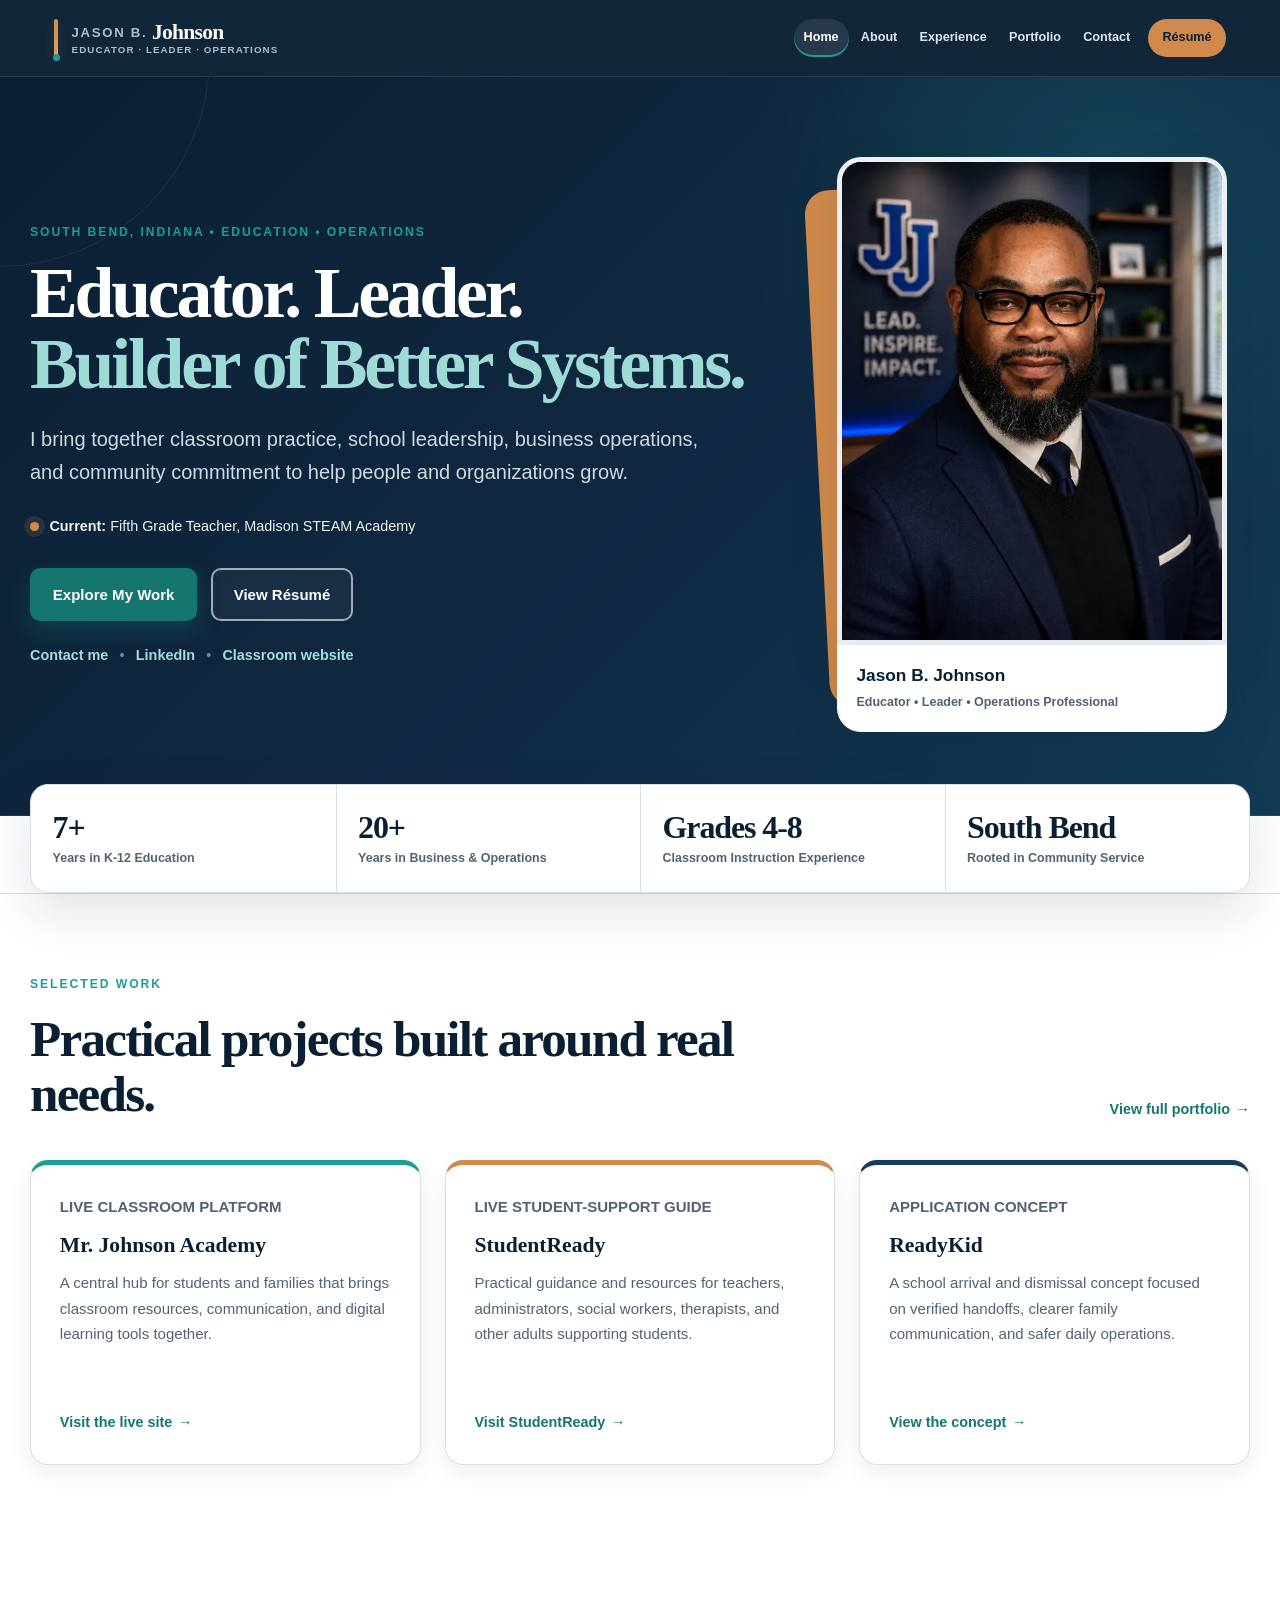
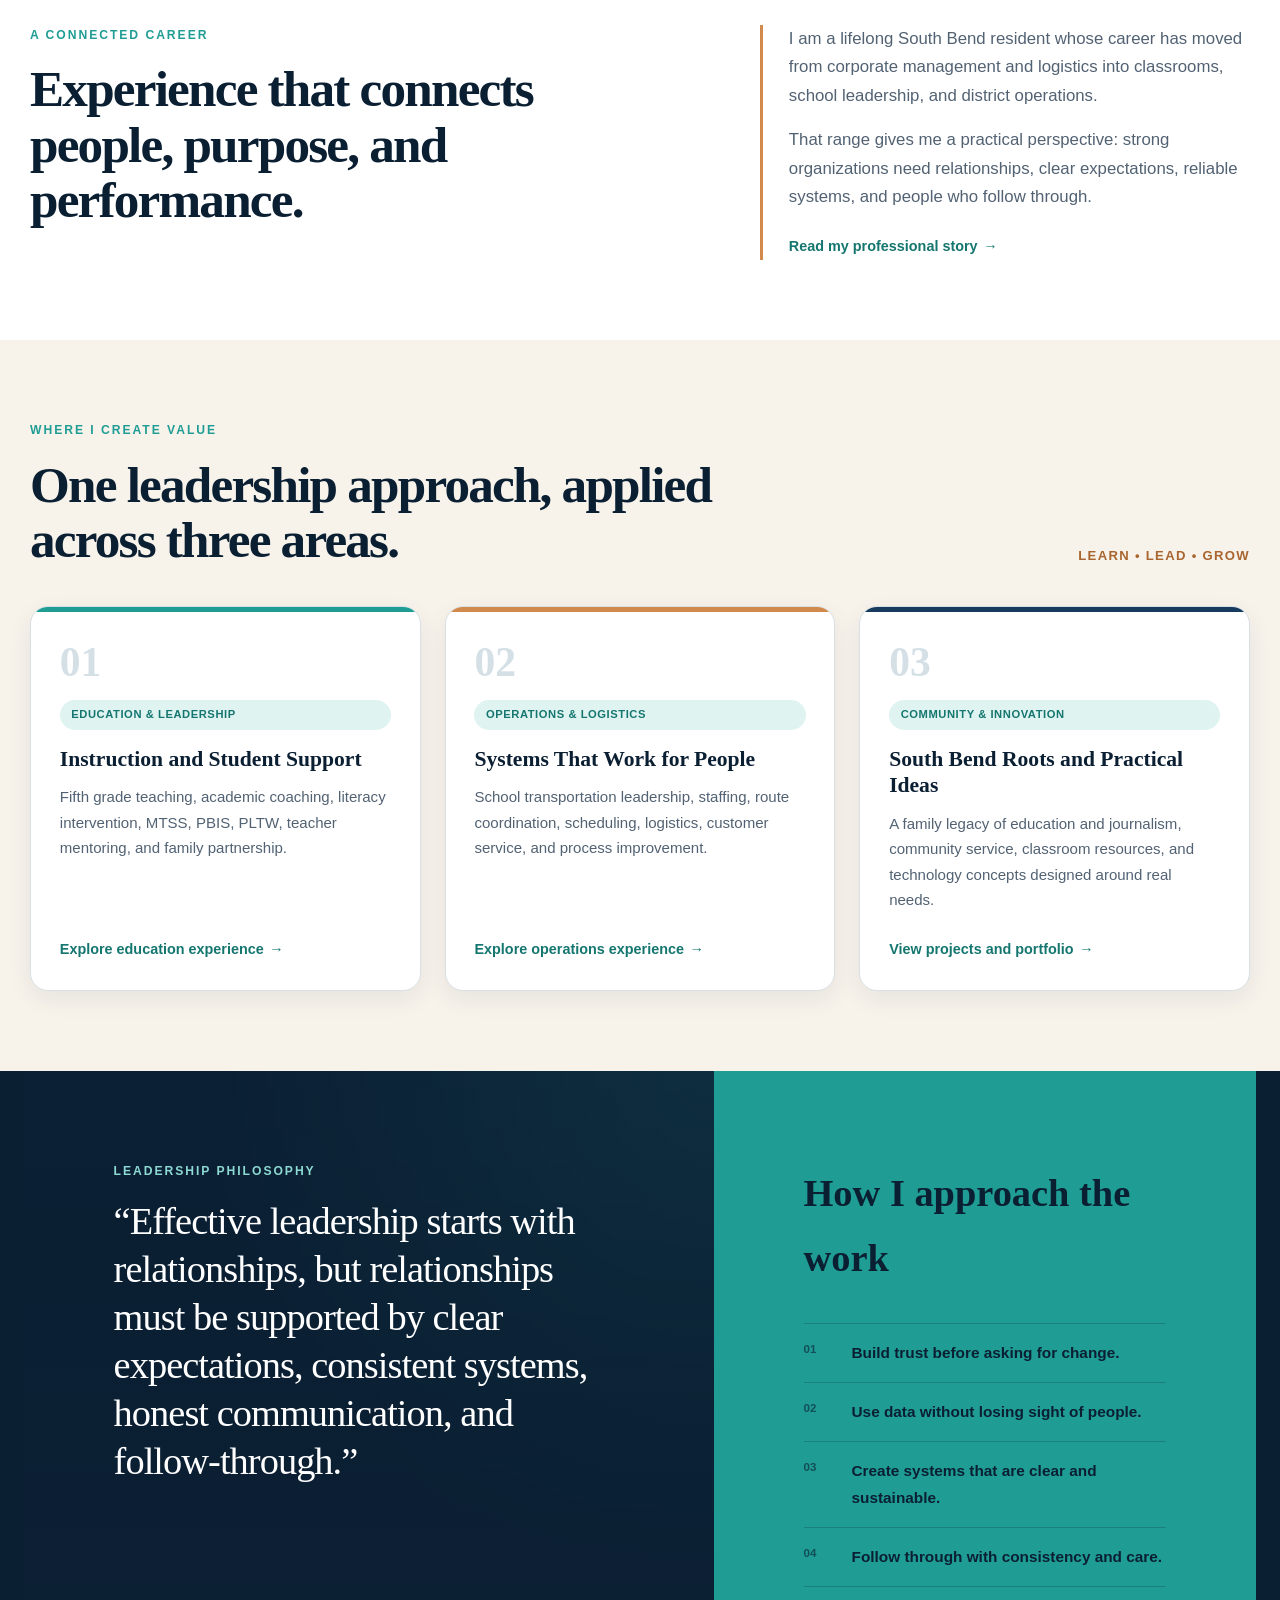
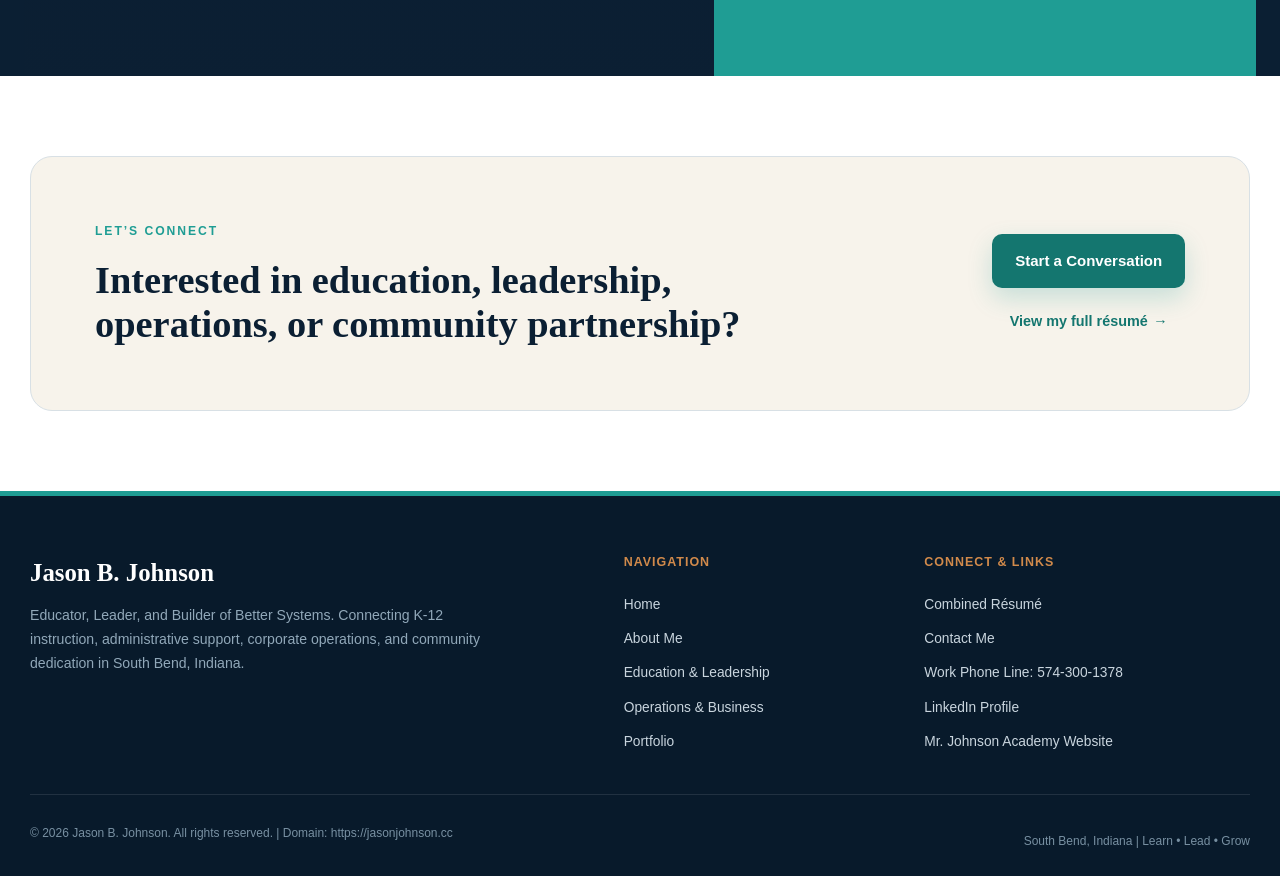
<file: index.html>
<!DOCTYPE html>
<html lang="en">
<head>
  <meta charset="UTF-8">
  <meta name="viewport" content="width=device-width, initial-scale=1.0">
  <title>Jason B. Johnson | Educator, Leader &amp; Operations</title>
  <meta name="description" content="Jason B. Johnson connects K-12 education, school leadership, business operations, and community service in South Bend, Indiana.">
  <meta name="robots" content="index,follow,max-image-preview:large,max-snippet:-1,max-video-preview:-1">
  <meta name="author" content="Jason B. Johnson">
  <link rel="canonical" href="https://jasonjohnson.cc/">
  <link rel="icon" href="assets/images/favicon.svg" type="image/svg+xml">
  <link rel="stylesheet" href="assets/css/styles.css?v=20260913">

  <!-- Open Graph -->
  <meta property="og:title" content="Jason B. Johnson | Educator &amp; Operations Leader">
  <meta property="og:description" content="Connecting classroom practice, school leadership, corporate operations, and community commitment.">
  <meta property="og:url" content="https://jasonjohnson.cc/">
  <meta property="og:type" content="website">
  <meta property="og:site_name" content="Jason B. Johnson">
  <meta property="og:locale" content="en_US">
  <meta property="og:image" content="https://jasonjohnson.cc/assets/images/jason-johnson-social-card.png">
  <meta property="og:image:width" content="1200">
  <meta property="og:image:height" content="630">
  <meta property="og:image:alt" content="Jason B. Johnson, educator, leader, and operations professional">
  <meta name="twitter:card" content="summary_large_image">
  <meta name="twitter:title" content="Jason B. Johnson | Educator &amp; Operations Leader">
  <meta name="twitter:description" content="Connecting classroom practice, school leadership, corporate operations, and community commitment.">
  <meta name="twitter:image" content="https://jasonjohnson.cc/assets/images/jason-johnson-social-card.png">

  <!-- Structured Data -->
  <script type="application/ld+json">
  {
    "@context": "https://schema.org",
    "@type": "Person",
    "name": "Jason B. Johnson",
    "url": "https://jasonjohnson.cc/",
    "image": "https://jasonjohnson.cc/assets/images/jason-johnson-headshot.jpg",
    "jobTitle": "Fifth Grade Teacher and Operations Leader",
    "worksFor": {
      "@type": "EducationalOrganization",
      "name": "Madison STEAM Academy"
    },
    "address": {
      "@type": "PostalAddress",
      "addressLocality": "South Bend",
      "addressRegion": "IN"
    },
    "email": "mailto:jasonjohnson75@gmail.com",
    "telephone": "+1-574-300-1378",
    "sameAs": [
      "https://www.linkedin.com/in/jasonjohnson46637",
      "https://www.mrjohnsonacademy.com/"
    ]
  }
  </script>

</head>
<body>

  <a class="skip-link" href="#main-content">Skip to main content</a>

  <header>
    <div class="nav-container">
      <a href="index.html" class="logo-link" aria-label="Jason B. Johnson home">
        <span class="brand-mark" aria-hidden="true"></span>
        <span class="brand-copy"><span class="brand-name"><span class="initial">Jason B.</span>Johnson</span><span class="brand-role">Educator · Leader · Operations</span></span>
      </a>
      <button type="button" class="menu-toggle" aria-label="Open navigation menu" aria-expanded="false" aria-controls="site-navigation">&#9776;</button>
      <nav aria-label="Primary navigation">
      <ul class="nav-menu" id="site-navigation">
        <li><a href="index.html" class="active" aria-current="page">Home</a></li>
        <li><a href="about.html">About</a></li>
        <li><a href="experience.html">Experience</a></li>
        <li><a href="portfolio.html">Portfolio</a></li>
        <li><a href="contact.html">Contact</a></li>
        <li><a href="resume.html" class="nav-cta">Résumé</a></li>
      </ul>
      </nav>
    </div>
  </header>

  <main id="main-content">
    <section class="hero home-hero">
      <div class="hero-container">
        <div class="hero-content">
          <p class="eyebrow">South Bend, Indiana &bull; Education &bull; Operations</p>
          <h1>Educator. Leader.<br><span>Builder of Better Systems.</span></h1>
          <p class="hero-subtitle">I bring together classroom practice, school leadership, business operations, and community commitment to help people and organizations grow.</p>

          <div class="current-role">
            <span class="current-role-dot" aria-hidden="true"></span>
            <span><strong>Current:</strong> Fifth Grade Teacher, Madison STEAM Academy</span>
          </div>

          <div class="hero-btns">
            <a href="portfolio.html" class="btn btn-primary">Explore My Work</a>
            <a href="resume.html" class="btn btn-secondary">View Résumé</a>
          </div>

          <nav class="hero-links" aria-label="Professional links">
            <a href="contact.html">Contact me</a>
            <span aria-hidden="true">&bull;</span>
            <a href="https://www.linkedin.com/in/jasonjohnson46637" target="_blank" rel="noopener">LinkedIn</a>
            <span aria-hidden="true">&bull;</span>
            <a href="https://www.mrjohnsonacademy.com/" target="_blank" rel="noopener">Classroom website</a>
          </nav>
        </div>

        <figure class="profile-card">
          <div class="profile-accent" aria-hidden="true"></div>
          <div class="profile-frame">
            <picture>
              <source type="image/webp" srcset="assets/images/jason-johnson-headshot-560.webp 560w, assets/images/jason-johnson-headshot.webp 1122w" sizes="(max-width: 650px) 300px, 390px">
              <img src="assets/images/jason-johnson-headshot.jpg" alt="Portrait of Jason B. Johnson" width="1122" height="1402" fetchpriority="high">
            </picture>
          </div>
          <figcaption>
            <strong>Jason B. Johnson</strong>
            <span>Educator &bull; Leader &bull; Operations Professional</span>
          </figcaption>
        </figure>
      </div>
    </section>

    <section class="stats-section" aria-label="Professional experience highlights">
      <div class="stats-grid">
        <div class="stat-card">
          <div class="stat-number">7+</div>
          <div class="stat-label">Years in K-12 Education</div>
        </div>
        <div class="stat-card">
          <div class="stat-number">20+</div>
          <div class="stat-label">Years in Business &amp; Operations</div>
        </div>
        <div class="stat-card">
          <div class="stat-number">Grades 4-8</div>
          <div class="stat-label">Classroom Instruction Experience</div>
        </div>
        <div class="stat-card">
          <div class="stat-number">South Bend</div>
          <div class="stat-label">Rooted in Community Service</div>
        </div>
      </div>
    </section>


    <section class="featured-work-section">
      <div class="section-container">
        <p class="section-kicker">Selected work</p>
        <div class="section-heading-row">
          <h2 class="display-title">Practical projects built around real needs.</h2>
          <a href="portfolio.html" class="text-link">View full portfolio <span aria-hidden="true">&rarr;</span></a>
        </div>
        <div class="featured-work-grid">
          <article class="card featured-work-card">
            <p class="project-status">Live classroom platform</p>
            <h3>Mr. Johnson Academy</h3>
            <p>A central hub for students and families that brings classroom resources, communication, and digital learning tools together.</p>
            <a class="card-link" href="https://www.mrjohnsonacademy.com/" target="_blank" rel="noopener">Visit the live site <span aria-hidden="true">&rarr;</span></a>
          </article>
          <article class="card featured-work-card">
            <p class="project-status">Live student-support guide</p>
            <h3>StudentReady</h3>
            <p>Practical guidance and resources for teachers, administrators, social workers, therapists, and other adults supporting students.</p>
            <a class="card-link" href="https://studentready.cc/" target="_blank" rel="noopener">Visit StudentReady <span aria-hidden="true">&rarr;</span></a>
          </article>
          <article class="card featured-work-card">
            <p class="project-status">Application concept</p>
            <h3>ReadyKid</h3>
            <p>A school arrival and dismissal concept focused on verified handoffs, clearer family communication, and safer daily operations.</p>
            <a class="card-link" href="https://readykid.win/" target="_blank" rel="noopener">View the concept <span aria-hidden="true">&rarr;</span></a>
          </article>
        </div>
      </div>
    </section>

    <section class="intro-section">
      <div class="section-container intro-grid">
        <div>
          <p class="section-kicker">A connected career</p>
          <h2 class="display-title">Experience that connects people, purpose, and performance.</h2>
        </div>
        <div class="intro-copy">
          <p>I am a lifelong South Bend resident whose career has moved from corporate management and logistics into classrooms, school leadership, and district operations.</p>
          <p>That range gives me a practical perspective: strong organizations need relationships, clear expectations, reliable systems, and people who follow through.</p>
          <a href="about.html" class="text-link">Read my professional story <span aria-hidden="true">&rarr;</span></a>
        </div>
      </div>
    </section>

    <section class="focus-section">
      <div class="section-container">
        <p class="section-kicker">Where I create value</p>
        <div class="section-heading-row">
          <h2 class="display-title">One leadership approach, applied across three areas.</h2>
          <p>Learn &bull; Lead &bull; Grow</p>
        </div>

        <div class="grid-3 focus-grid">
          <article class="card focus-card">
            <span class="card-number">01</span>
            <span class="card-tag">Education &amp; Leadership</span>
            <h3>Instruction and Student Support</h3>
            <p>Fifth grade teaching, academic coaching, literacy intervention, MTSS, PBIS, PLTW, teacher mentoring, and family partnership.</p>
            <a href="education-leadership.html" class="card-link">Explore education experience <span aria-hidden="true">&rarr;</span></a>
          </article>

          <article class="card focus-card">
            <span class="card-number">02</span>
            <span class="card-tag">Operations &amp; Logistics</span>
            <h3>Systems That Work for People</h3>
            <p>School transportation leadership, staffing, route coordination, scheduling, logistics, customer service, and process improvement.</p>
            <a href="operations-business.html" class="card-link">Explore operations experience <span aria-hidden="true">&rarr;</span></a>
          </article>

          <article class="card focus-card">
            <span class="card-number">03</span>
            <span class="card-tag">Community &amp; Innovation</span>
            <h3>South Bend Roots and Practical Ideas</h3>
            <p>A family legacy of education and journalism, community service, classroom resources, and technology concepts designed around real needs.</p>
            <a href="portfolio.html" class="card-link">View projects and portfolio <span aria-hidden="true">&rarr;</span></a>
          </article>
        </div>
      </div>
    </section>

    <section class="philosophy-section">
      <div class="section-container philosophy-grid">
        <div class="quote-panel">
          <p class="section-kicker light">Leadership philosophy</p>
          <blockquote>“Effective leadership starts with relationships, but relationships must be supported by clear expectations, consistent systems, honest communication, and follow-through.”</blockquote>
        </div>
        <div class="principles-panel">
          <h2>How I approach the work</h2>
          <ul class="principles-list">
            <li><span>01</span><strong>Build trust before asking for change.</strong></li>
            <li><span>02</span><strong>Use data without losing sight of people.</strong></li>
            <li><span>03</span><strong>Create systems that are clear and sustainable.</strong></li>
            <li><span>04</span><strong>Follow through with consistency and care.</strong></li>
          </ul>
        </div>
      </div>
    </section>

    <section class="cta-section">
      <div class="section-container cta-panel">
        <div>
          <p class="section-kicker">Let’s connect</p>
          <h2>Interested in education, leadership, operations, or community partnership?</h2>
        </div>
        <div class="cta-actions">
          <a href="contact.html" class="btn btn-primary">Start a Conversation</a>
          <a href="resume.html" class="text-link">View my full résumé <span aria-hidden="true">&rarr;</span></a>
        </div>
      </div>
    </section>
  </main>

  <footer>
    <div class="footer-container">
      <div class="footer-brand">
        <h2>Jason B. Johnson</h2>
        <p>Educator, Leader, and Builder of Better Systems. Connecting K-12 instruction, administrative support, corporate operations, and community dedication in South Bend, Indiana.</p>
      </div>
      <div class="footer-links">
        <h3>Navigation</h3>
        <ul>
          <li><a href="index.html">Home</a></li>
          <li><a href="about.html">About Me</a></li>
          <li><a href="education-leadership.html">Education &amp; Leadership</a></li>
          <li><a href="operations-business.html">Operations &amp; Business</a></li>
          <li><a href="portfolio.html">Portfolio</a></li>
        </ul>
      </div>
      <div class="footer-links">
        <h3>Connect &amp; Links</h3>
        <ul>
          <li><a href="resume.html">Combined Résumé</a></li>
          <li><a href="contact.html">Contact Me</a></li>
          <li><a href="tel:+15743001378">Work Phone Line: 574-300-1378</a></li>
          <li><a href="https://www.linkedin.com/in/jasonjohnson46637" target="_blank" rel="noopener">LinkedIn Profile</a></li>
          <li><a href="https://www.mrjohnsonacademy.com/" target="_blank" rel="noopener">Mr. Johnson Academy Website</a></li>
        </ul>
      </div>
    </div>
    <div class="footer-bottom">
      <p>&copy; 2026 Jason B. Johnson. All rights reserved. | Domain: https://jasonjohnson.cc</p>
      <p>South Bend, Indiana | Learn &bull; Lead &bull; Grow</p>
    </div>
  </footer>

  <script src="assets/js/main.js?v=20260913"></script>
</body>
</html>
</file>
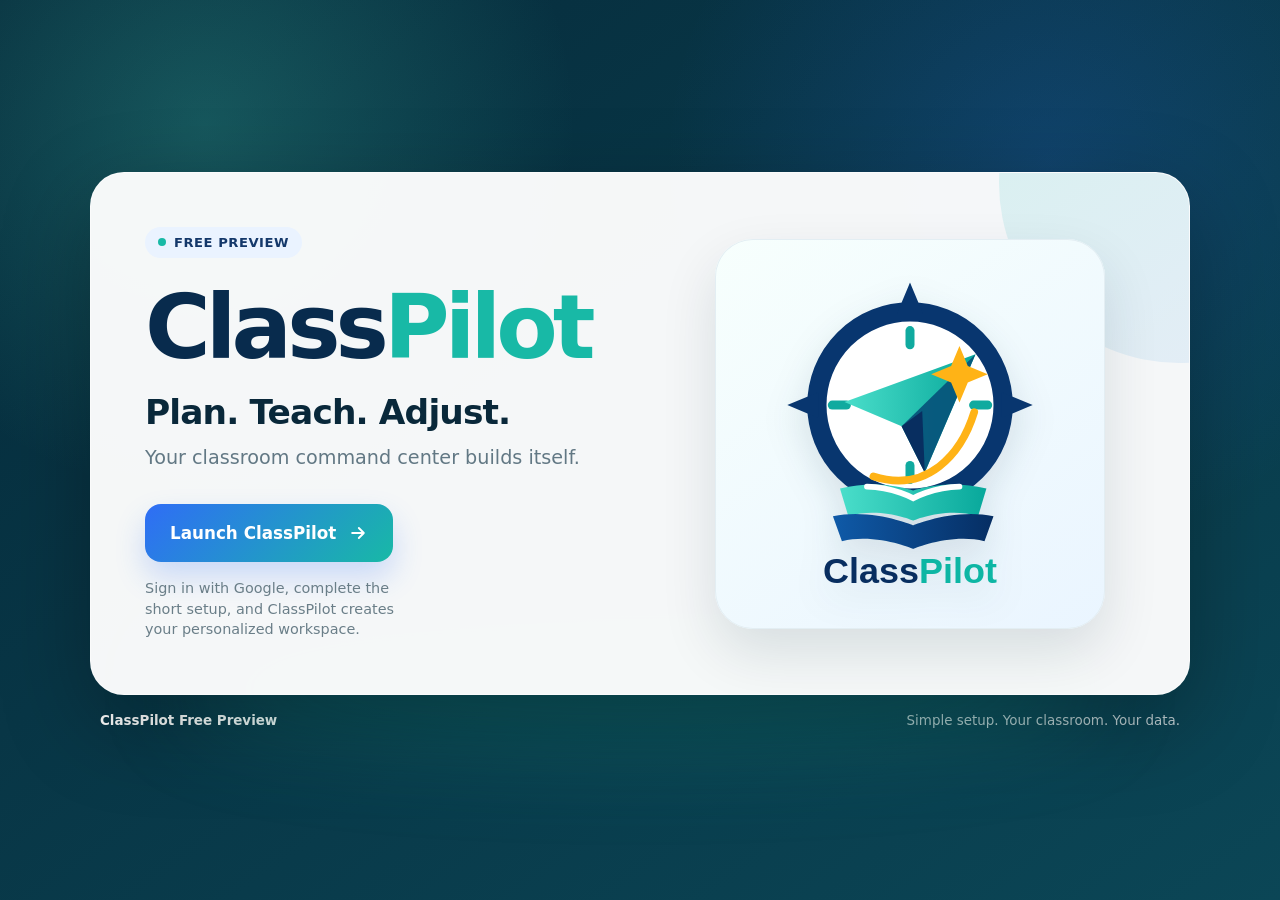
<file: classpilot-free/index.html>
<!doctype html>
<html lang="en">
<head>
  <meta charset="utf-8" />
  <meta name="viewport" content="width=device-width, initial-scale=1" />
  <meta name="theme-color" content="#062b3b" />
  <meta name="description" content="ClassPilot Free Preview. Plan. Teach. Adjust. Your classroom command center builds itself." />
  <link rel="canonical" href="https://classpilot-free.pages.dev/" />
  <title>ClassPilot | Free Preview</title>
  <style>
    :root{--navy:#062b3b;--navy2:#0b4656;--teal:#18b9a6;--teal2:#49d7bb;--blue:#2f6df6;--gold:#ffb51b;--ink:#09283a;--muted:#627884;--white:#fff}
    *{box-sizing:border-box}
    html,body{margin:0;min-height:100%;font-family:Inter,ui-sans-serif,system-ui,-apple-system,BlinkMacSystemFont,"Segoe UI",sans-serif;color:var(--ink)}
    body{min-height:100vh;display:grid;place-items:center;padding:28px;background:radial-gradient(circle at 16% 14%,rgba(73,215,187,.24),transparent 28%),radial-gradient(circle at 82% 18%,rgba(47,109,246,.20),transparent 30%),linear-gradient(145deg,var(--navy),var(--navy2));overflow-x:hidden}
    .shell{width:min(1100px,100%);position:relative}
    .glow{position:absolute;inset:auto 8% -22px 8%;height:120px;background:rgba(24,185,166,.22);filter:blur(45px);border-radius:50%;pointer-events:none}
    .card{position:relative;display:grid;grid-template-columns:minmax(0,1.05fr) minmax(300px,.95fr);gap:42px;align-items:center;padding:54px;border-radius:34px;background:rgba(255,255,255,.96);border:1px solid rgba(255,255,255,.48);box-shadow:0 30px 90px rgba(0,0,0,.28);overflow:hidden}
    .card:after{content:"";position:absolute;width:360px;height:360px;border-radius:50%;right:-170px;top:-170px;background:linear-gradient(145deg,rgba(73,215,187,.18),rgba(47,109,246,.08));pointer-events:none}
    .pill{display:inline-flex;align-items:center;gap:8px;padding:8px 13px;border-radius:999px;background:#eaf3ff;color:#14386a;font-weight:800;font-size:.82rem;letter-spacing:.04em;text-transform:uppercase;margin-bottom:28px}
    .dot{width:8px;height:8px;border-radius:50%;background:var(--teal)}
    h1{font-size:clamp(3rem,7vw,5.6rem);line-height:.92;margin:0;letter-spacing:-.055em;color:#082b4d}
    h1 span{color:var(--teal)}
    .tagline{font-size:clamp(1.5rem,3vw,2.15rem);font-weight:800;margin:24px 0 10px;letter-spacing:-.025em}
    .sub{font-size:clamp(1rem,1.8vw,1.2rem);line-height:1.65;color:var(--muted);max-width:620px;margin:0 0 30px}
    .actions{display:flex;flex-wrap:wrap;align-items:center;gap:16px}
    .launch{appearance:none;border:0;cursor:pointer;text-decoration:none;display:inline-flex;align-items:center;justify-content:center;gap:12px;min-height:58px;padding:0 25px;border-radius:16px;color:#fff;font-size:1.05rem;font-weight:850;background:linear-gradient(135deg,var(--blue),var(--teal));box-shadow:0 15px 30px rgba(47,109,246,.22);transition:transform .18s ease,box-shadow .18s ease}
    .launch:hover{transform:translateY(-2px);box-shadow:0 18px 36px rgba(47,109,246,.30)}
    .launch svg{width:20px;height:20px}
    .micro{font-size:.9rem;color:#6a7e88;line-height:1.45;max-width:280px}
    .visual{display:flex;justify-content:center;align-items:center;position:relative;z-index:1}
    .logo-card{width:min(390px,90%);aspect-ratio:1;display:grid;place-items:center;border-radius:38px;background:linear-gradient(145deg,#f7fffd,#eaf5ff);box-shadow:inset 0 0 0 1px #e3eef3,0 24px 55px rgba(7,43,58,.12);padding:28px}
    .logo-card svg{width:100%;height:100%;filter:drop-shadow(0 14px 18px rgba(7,43,58,.12))}
    .footer{display:flex;justify-content:space-between;gap:16px;color:rgba(255,255,255,.74);font-size:.84rem;padding:18px 10px 0}.footer strong{color:#fff}
    @media(max-width:820px){body{padding:18px}.card{grid-template-columns:1fr;padding:34px 24px;gap:32px}.visual{order:-1}.logo-card{width:min(300px,78vw);padding:20px}.footer{flex-direction:column;text-align:center;align-items:center}.actions{align-items:flex-start;flex-direction:column}.micro{max-width:none}}
  </style>
</head>
<body>
  <main class="shell">
    <div class="glow"></div>
    <section class="card" aria-labelledby="title">
      <div>
        <div class="pill"><span class="dot"></span> Free Preview</div>
        <h1 id="title">Class<span>Pilot</span></h1>
        <div class="tagline">Plan. Teach. Adjust.</div>
        <p class="sub">Your classroom command center builds itself.</p>
        <div class="actions">
          <a class="launch" href="https://script.google.com/macros/s/AKfycbwvNSx-CC_oPTvkyyQWc6aPCeYyOAk_zF0ttnToIla-K5ppFZuexET7oW5zW74nFk6k-g/exec" target="_blank" rel="noopener noreferrer">
            Launch ClassPilot
            <svg viewBox="0 0 24 24" fill="none" aria-hidden="true"><path d="M5 12h14M13 6l6 6-6 6" stroke="currentColor" stroke-width="2.3" stroke-linecap="round" stroke-linejoin="round"/></svg>
          </a>
          <div class="micro">Sign in with Google, complete the short setup, and ClassPilot creates your personalized workspace.</div>
        </div>
      </div>
      <div class="visual">
        <div class="logo-card" aria-label="ClassPilot logo">
          <svg viewBox="0 0 520 520" role="img" aria-labelledby="logoTitle">
            <title id="logoTitle">ClassPilot</title>
            <defs>
              <linearGradient id="gTeal" x1="0" x2="1"><stop stop-color="#4adeca"/><stop offset="1" stop-color="#08a89b"/></linearGradient>
              <linearGradient id="gBlue" x1="0" x2="1"><stop stop-color="#0f5aa8"/><stop offset="1" stop-color="#062e63"/></linearGradient>
            </defs>
            <circle cx="260" cy="215" r="145" fill="#fff" stroke="#08366f" stroke-width="30"/>
            <path d="M260 24l20 48h-40zM451 215l-48 20v-40zM69 215l48-20v40z" fill="#08366f"/>
            <rect x="253" y="92" width="14" height="36" rx="7" fill="#10aa9f"/>
            <rect x="253" y="302" width="14" height="36" rx="7" fill="#10aa9f"/>
            <rect x="132" y="208" width="36" height="14" rx="7" fill="#10aa9f"/>
            <rect x="352" y="208" width="36" height="14" rx="7" fill="#10aa9f"/>
            <path d="M158 210l204-74-79 184-36-72-89-38z" fill="url(#gTeal)"/>
            <path d="M247 248l115-112-79 184z" fill="#07567c" opacity=".95"/>
            <path d="M247 248l36 72-4-96z" fill="#082e60"/>
            <path d="M151 345c62-16 114 3 114 3s52-19 114-3l-13 43c-50-15-101 7-101 7s-51-22-101-7z" fill="url(#gTeal)"/>
            <path d="M140 388c60-13 125 14 125 14s65-27 125-14l-14 39c-52-13-111 12-111 12s-59-25-111-12z" fill="url(#gBlue)"/>
            <path d="M193 342c43 1 72 18 72 18s29-17 72-18" fill="none" stroke="#fff" stroke-width="9" stroke-linecap="round"/>
            <path d="M337 123l13 31 31 13-31 13-13 31-13-31-31-13 31-13z" fill="#ffb316"/>
            <path d="M203 326c84 27 137-35 157-100" fill="none" stroke="#ffb316" stroke-width="12" stroke-linecap="round"/>
            <text x="260" y="492" text-anchor="middle" font-family="Inter,Segoe UI,sans-serif" font-size="56" font-weight="800" fill="#082e60">Class<tspan fill="#0db6a4">Pilot</tspan></text>
          </svg>
        </div>
      </div>
    </section>
    <div class="footer"><div><strong>ClassPilot Free Preview</strong></div><div>Simple setup. Your classroom. Your data.</div></div>
  </main>
</body>
</html>
</file>
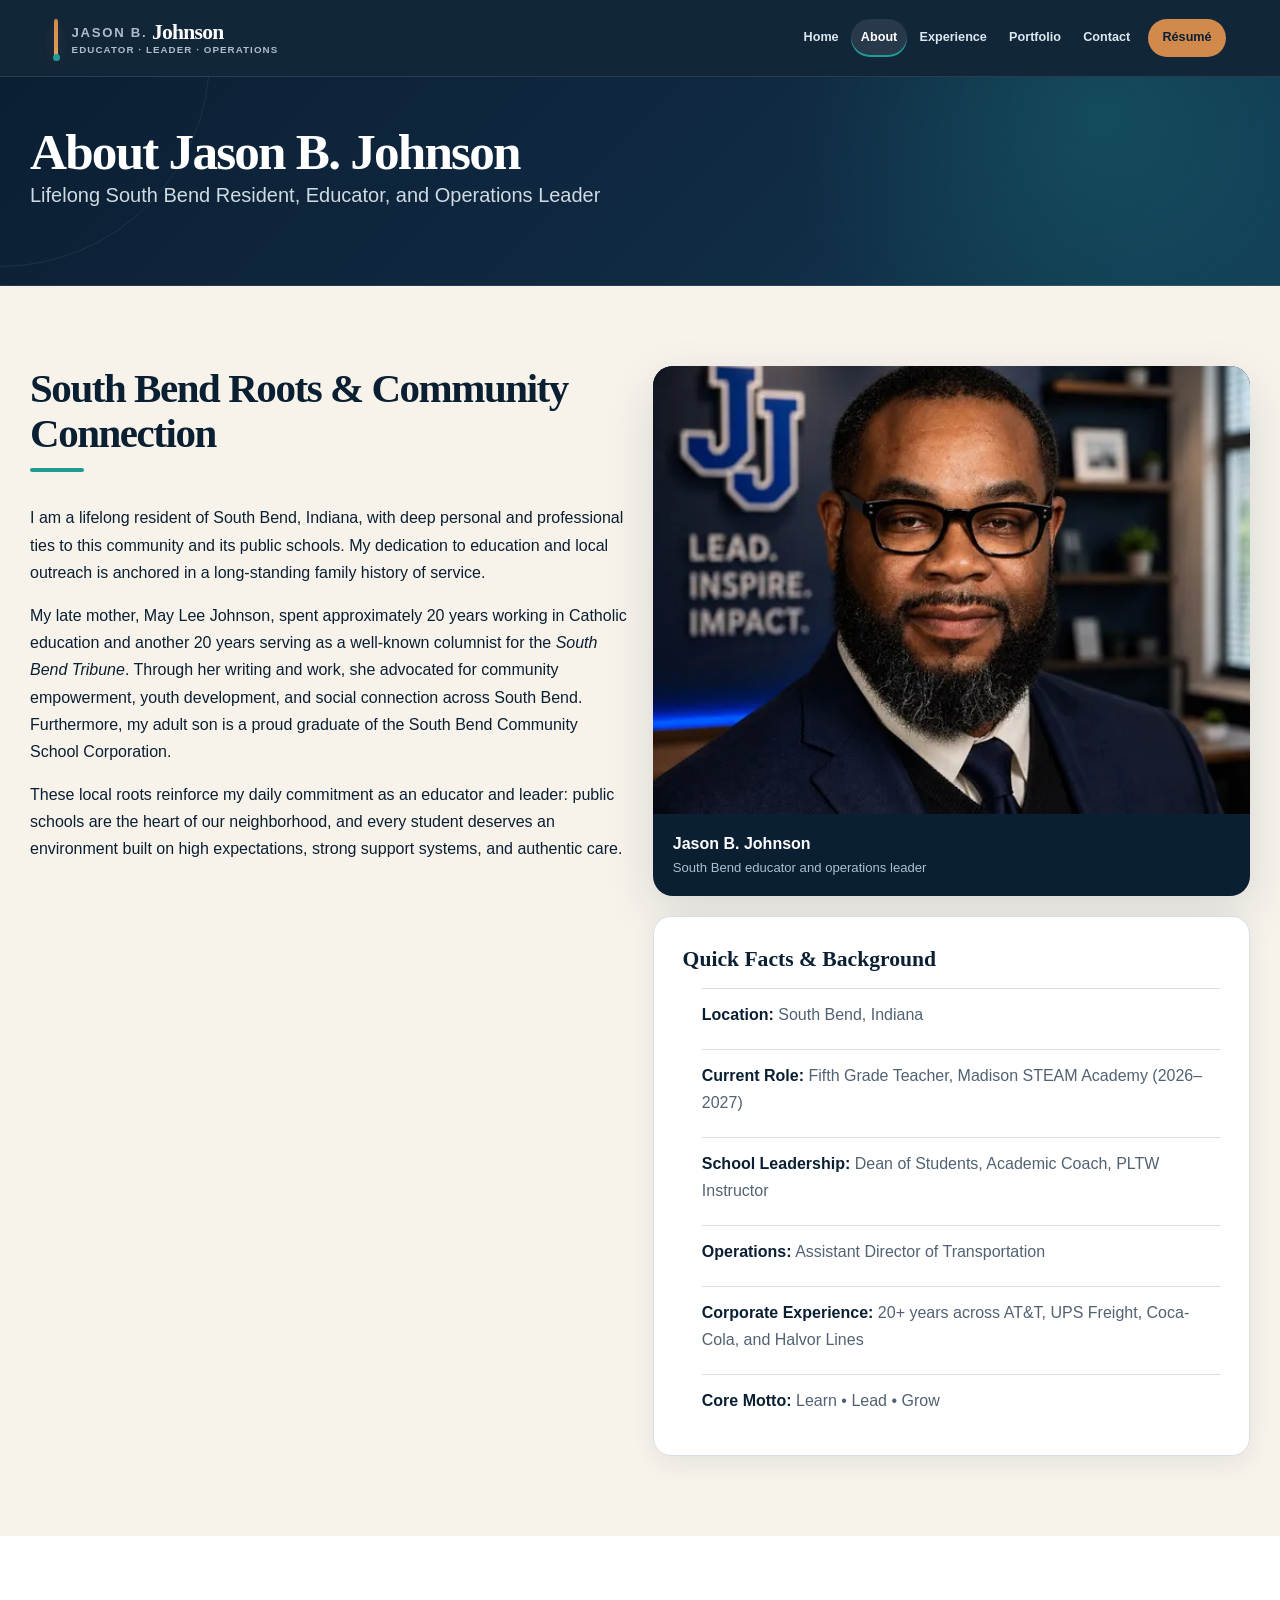
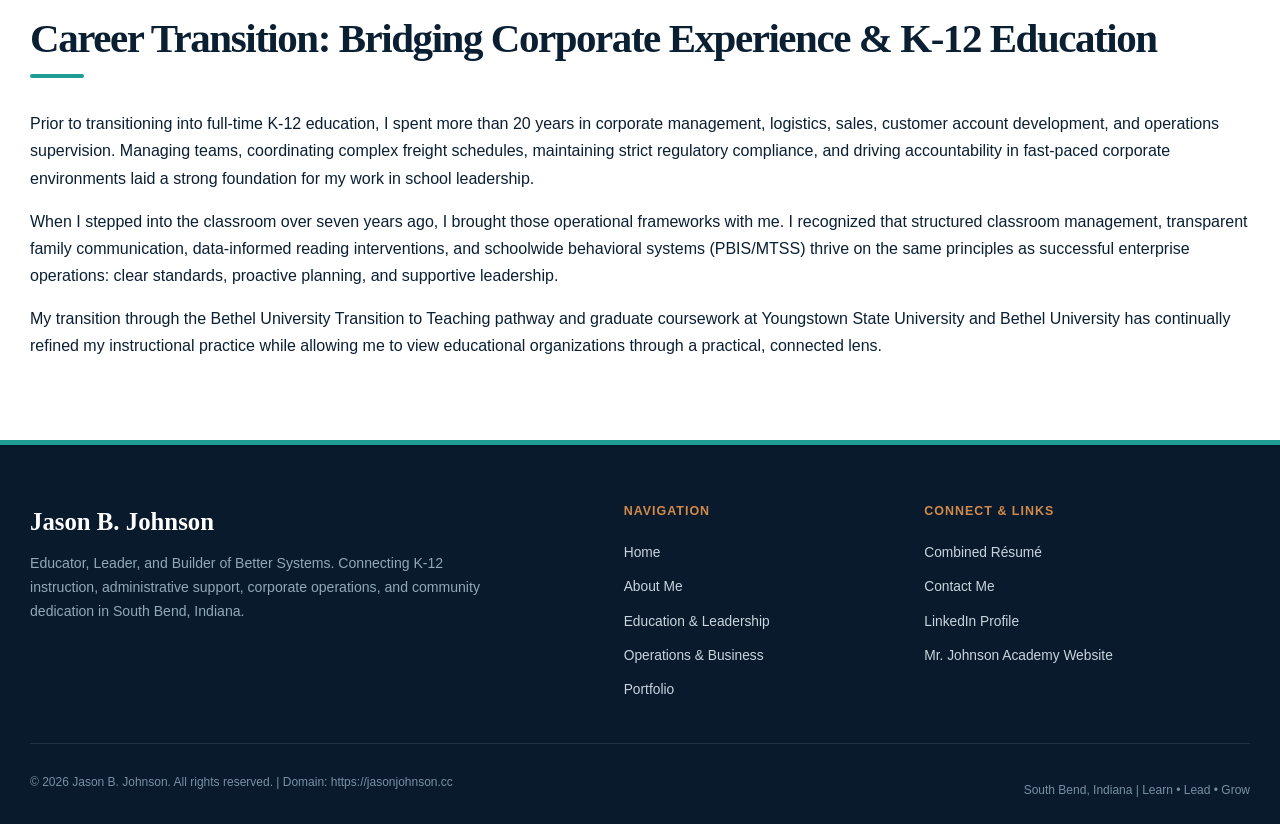
<file: about.html>
<!DOCTYPE html>
<html lang="en">
<head>
  <meta charset="UTF-8">
  <meta name="viewport" content="width=device-width, initial-scale=1.0">
  <title>About Jason B. Johnson | South Bend Educator &amp; Leader</title>
  <meta name="description" content="Learn how Jason B. Johnson's South Bend roots and business experience shape his work in public education, school leadership, and community service.">
  <meta name="robots" content="index,follow,max-image-preview:large,max-snippet:-1,max-video-preview:-1">
  <meta name="author" content="Jason B. Johnson">
  <link rel="canonical" href="https://jasonjohnson.cc/about.html">
  <link rel="icon" href="assets/images/favicon.svg" type="image/svg+xml">
  <link rel="stylesheet" href="assets/css/styles.css?v=20260913">

  <!-- Open Graph -->
  <meta property="og:title" content="About Jason B. Johnson">
  <meta property="og:description" content="South Bend roots, a connected career, and a commitment to students, families, and strong organizations.">
  <meta property="og:url" content="https://jasonjohnson.cc/about.html">
  <meta property="og:type" content="website">
  <meta property="og:site_name" content="Jason B. Johnson">
  <meta property="og:locale" content="en_US">
  <meta property="og:image" content="https://jasonjohnson.cc/assets/images/jason-johnson-social-card.png">
  <meta property="og:image:width" content="1200"><meta property="og:image:height" content="630">
  <meta property="og:image:alt" content="Jason B. Johnson, educator, leader, and operations professional">
  <meta name="twitter:card" content="summary_large_image">
  <meta name="twitter:title" content="About Jason B. Johnson">
  <meta name="twitter:description" content="South Bend roots, a connected career, and a commitment to students, families, and strong organizations.">
  <meta name="twitter:image" content="https://jasonjohnson.cc/assets/images/jason-johnson-social-card.png">

  <!-- Structured Data -->
  <script type="application/ld+json">
  {
    "@context": "https://schema.org",
    "@type": "Person",
    "name": "Jason B. Johnson",
    "jobTitle": "Fifth Grade Teacher and Operations Leader",
    "worksFor": {
      "@type": "EducationalOrganization",
      "name": "Madison STEAM Academy"
    },
    "address": {
      "@type": "PostalAddress",
      "addressLocality": "South Bend",
      "addressRegion": "IN"
    },
    "email": "mailto:jasonjohnson75@gmail.com",
    "sameAs": [
      "https://www.linkedin.com/in/jasonjohnson46637",
      "https://www.mrjohnsonacademy.com/"
    ]
  }
  </script>
</head>
<body>

  <a class="skip-link" href="#main-content">Skip to main content</a>

  <header>
    <div class="nav-container">
      <a href="index.html" class="logo-link" aria-label="Jason B. Johnson home">
        <span class="brand-mark" aria-hidden="true"></span>
        <span class="brand-copy"><span class="brand-name"><span class="initial">Jason B.</span>Johnson</span><span class="brand-role">Educator · Leader · Operations</span></span>
      </a>
      <button type="button" class="menu-toggle" aria-label="Open navigation menu" aria-expanded="false" aria-controls="site-navigation">&#9776;</button>
      <nav aria-label="Primary navigation">
      <ul class="nav-menu" id="site-navigation">
        <li><a href="index.html">Home</a></li>
        <li><a href="about.html" class="active" aria-current="page">About</a></li>
        <li><a href="experience.html">Experience</a></li>
        <li><a href="portfolio.html">Portfolio</a></li>
        <li><a href="contact.html">Contact</a></li>
        <li><a href="resume.html" class="nav-cta">Résumé</a></li>
      </ul>
      </nav>
    </div>
  </header>

  <main id="main-content">
  <section class="hero page-hero">
    <div class="section-container">
      <h1>About Jason B. Johnson</h1>
      <p class="hero-subtitle">Lifelong South Bend Resident, Educator, and Operations Leader</p>
    </div>
  </section>

  <section>
    <div class="section-container">
      <div class="grid-2 align-start">
        <div>
          <h2 class="section-title">South Bend Roots &amp; Community Connection</h2>
          <p>I am a lifelong resident of South Bend, Indiana, with deep personal and professional ties to this community and its public schools. My dedication to education and local outreach is anchored in a long-standing family history of service.</p>
          <p class="mt-1">My late mother, May Lee Johnson, spent approximately 20 years working in Catholic education and another 20 years serving as a well-known columnist for the <em>South Bend Tribune</em>. Through her writing and work, she advocated for community empowerment, youth development, and social connection across South Bend. Furthermore, my adult son is a proud graduate of the South Bend Community School Corporation.</p>
          <p class="mt-1">These local roots reinforce my daily commitment as an educator and leader: public schools are the heart of our neighborhood, and every student deserves an environment built on high expectations, strong support systems, and authentic care.</p>
        </div>

        <div class="about-sidebar">
          <figure class="about-portrait">
            <picture>
              <source type="image/webp" srcset="assets/images/jason-johnson-headshot-560.webp 560w, assets/images/jason-johnson-headshot.webp 1122w" sizes="(max-width: 650px) 100vw, 560px">
              <img src="assets/images/jason-johnson-headshot.jpg" alt="Portrait of Jason B. Johnson" width="1122" height="1402" loading="lazy">
            </picture>
            <figcaption>
              <strong>Jason B. Johnson</strong>
              <span>South Bend educator and operations leader</span>
            </figcaption>
          </figure>

          <div class="card">
            <h3>Quick Facts &amp; Background</h3>
            <ul class="quick-facts">
              <li><strong>Location:</strong> South Bend, Indiana</li>
              <li><strong>Current Role:</strong> Fifth Grade Teacher, Madison STEAM Academy (2026–2027)</li>
              <li><strong>School Leadership:</strong> Dean of Students, Academic Coach, PLTW Instructor</li>
              <li><strong>Operations:</strong> Assistant Director of Transportation</li>
              <li><strong>Corporate Experience:</strong> 20+ years across AT&amp;T, UPS Freight, Coca-Cola, and Halvor Lines</li>
              <li><strong>Core Motto:</strong> Learn &bull; Lead &bull; Grow</li>
            </ul>
          </div>
        </div>
      </div>
    </div>
  </section>

  <section class="section-white">
    <div class="section-container">
      <h2 class="section-title">Career Transition: Bridging Corporate Experience &amp; K-12 Education</h2>
      <p>Prior to transitioning into full-time K-12 education, I spent more than 20 years in corporate management, logistics, sales, customer account development, and operations supervision. Managing teams, coordinating complex freight schedules, maintaining strict regulatory compliance, and driving accountability in fast-paced corporate environments laid a strong foundation for my work in school leadership.</p>
      <p class="mt-1">When I stepped into the classroom over seven years ago, I brought those operational frameworks with me. I recognized that structured classroom management, transparent family communication, data-informed reading interventions, and schoolwide behavioral systems (PBIS/MTSS) thrive on the same principles as successful enterprise operations: clear standards, proactive planning, and supportive leadership.</p>
      <p class="mt-1">My transition through the Bethel University Transition to Teaching pathway and graduate coursework at Youngstown State University and Bethel University has continually refined my instructional practice while allowing me to view educational organizations through a practical, connected lens.</p>
    </div>
  </section>

  </main>

  <footer>
    <div class="footer-container">
      <div class="footer-brand">
        <h2>Jason B. Johnson</h2>
        <p>Educator, Leader, and Builder of Better Systems. Connecting K-12 instruction, administrative support, corporate operations, and community dedication in South Bend, Indiana.</p>
      </div>
      <div class="footer-links">
        <h3>Navigation</h3>
        <ul>
          <li><a href="index.html">Home</a></li>
          <li><a href="about.html">About Me</a></li>
          <li><a href="education-leadership.html">Education &amp; Leadership</a></li>
          <li><a href="operations-business.html">Operations &amp; Business</a></li>
          <li><a href="portfolio.html">Portfolio</a></li>
        </ul>
      </div>
      <div class="footer-links">
        <h3>Connect &amp; Links</h3>
        <ul>
          <li><a href="resume.html">Combined Résumé</a></li>
          <li><a href="contact.html">Contact Me</a></li>
          <li><a href="https://www.linkedin.com/in/jasonjohnson46637" target="_blank" rel="noopener">LinkedIn Profile</a></li>
          <li><a href="https://www.mrjohnsonacademy.com/" target="_blank" rel="noopener">Mr. Johnson Academy Website</a></li>
        </ul>
      </div>
    </div>
    <div class="footer-bottom">
      <p>&copy; 2026 Jason B. Johnson. All rights reserved. | Domain: https://jasonjohnson.cc</p>
      <p>South Bend, Indiana | Learn &bull; Lead &bull; Grow</p>
    </div>
  </footer>

  <script src="assets/js/main.js?v=20260913"></script>
</body>
</html>
</file>
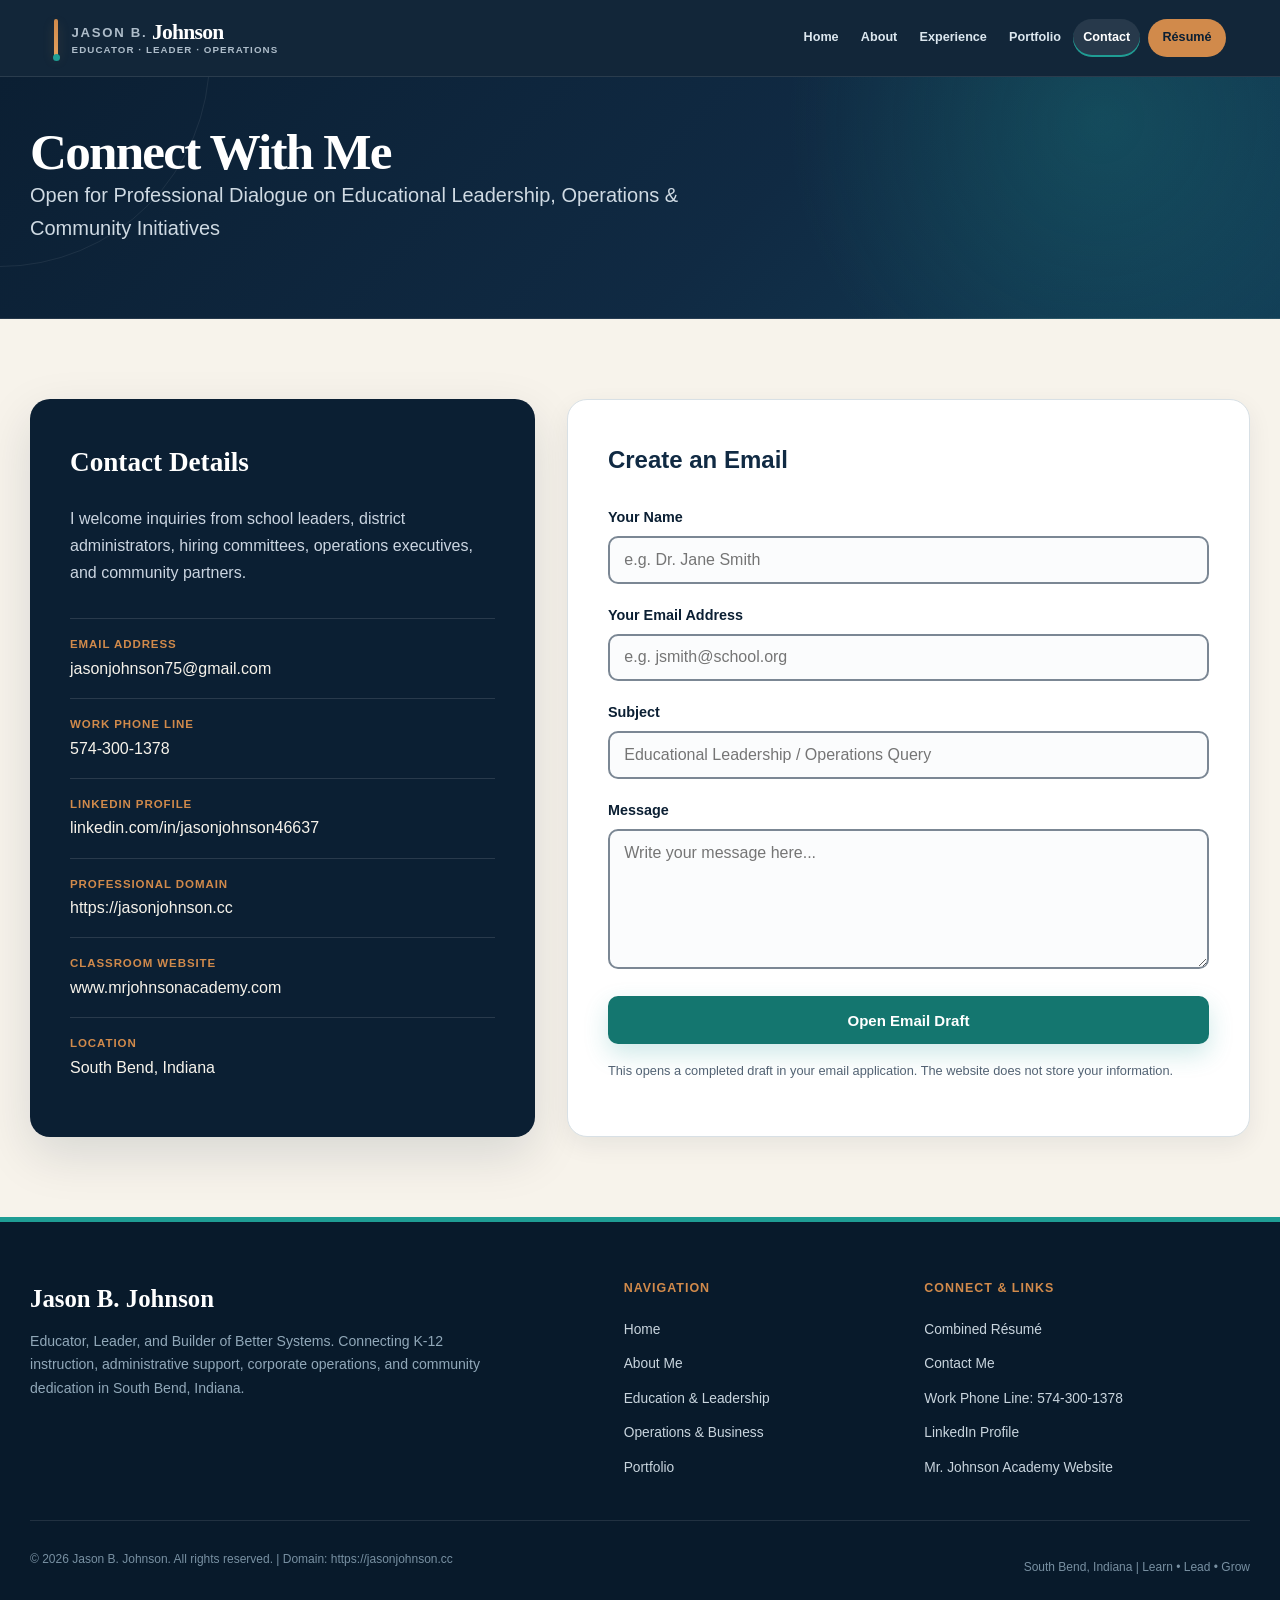
<file: contact.html>
<!DOCTYPE html>
<html lang="en">
<head>
  <meta charset="UTF-8">
  <meta name="viewport" content="width=device-width, initial-scale=1.0">
  <title>Contact Jason B. Johnson | Education &amp; Operations</title>
  <meta name="description" content="Contact Jason B. Johnson in South Bend, Indiana, to discuss education, school leadership, operations, transportation, or community partnership.">
  <meta name="robots" content="index,follow,max-image-preview:large,max-snippet:-1,max-video-preview:-1">
  <meta name="author" content="Jason B. Johnson">
  <link rel="canonical" href="https://jasonjohnson.cc/contact.html">
  <link rel="icon" href="assets/images/favicon.svg" type="image/svg+xml">
  <link rel="stylesheet" href="assets/css/styles.css?v=20260913">

  <!-- Open Graph -->
  <meta property="og:title" content="Contact Jason B. Johnson">
  <meta property="og:description" content="Connect about education, school leadership, operations, transportation, or community partnership.">
  <meta property="og:url" content="https://jasonjohnson.cc/contact.html">
  <meta property="og:type" content="website">
  <meta property="og:site_name" content="Jason B. Johnson">
  <meta property="og:locale" content="en_US">
  <meta property="og:image" content="https://jasonjohnson.cc/assets/images/jason-johnson-social-card.png">
  <meta property="og:image:width" content="1200"><meta property="og:image:height" content="630">
  <meta property="og:image:alt" content="Jason B. Johnson, educator, leader, and operations professional">
  <meta name="twitter:card" content="summary_large_image">
  <meta name="twitter:title" content="Contact Jason B. Johnson">
  <meta name="twitter:description" content="Connect about education, school leadership, operations, transportation, or community partnership.">
  <meta name="twitter:image" content="https://jasonjohnson.cc/assets/images/jason-johnson-social-card.png">

  <!-- Structured Data -->
  <script type="application/ld+json">
  {
    "@context": "https://schema.org",
    "@type": "Person",
    "name": "Jason B. Johnson",
    "jobTitle": "Fifth Grade Teacher and Operations Leader",
    "worksFor": {
      "@type": "EducationalOrganization",
      "name": "Madison STEAM Academy"
    },
    "address": {
      "@type": "PostalAddress",
      "addressLocality": "South Bend",
      "addressRegion": "IN"
    },
    "email": "mailto:jasonjohnson75@gmail.com",
    "telephone": "+1-574-300-1378",
    "sameAs": [
      "https://www.linkedin.com/in/jasonjohnson46637",
      "https://www.mrjohnsonacademy.com/"
    ]
  }
  </script>
</head>
<body>

  <a class="skip-link" href="#main-content">Skip to main content</a>

  <header>
    <div class="nav-container">
      <a href="index.html" class="logo-link" aria-label="Jason B. Johnson home">
        <span class="brand-mark" aria-hidden="true"></span>
        <span class="brand-copy"><span class="brand-name"><span class="initial">Jason B.</span>Johnson</span><span class="brand-role">Educator · Leader · Operations</span></span>
      </a>
      <button type="button" class="menu-toggle" aria-label="Open navigation menu" aria-expanded="false" aria-controls="site-navigation">&#9776;</button>
      <nav aria-label="Primary navigation">
      <ul class="nav-menu" id="site-navigation">
        <li><a href="index.html">Home</a></li>
        <li><a href="about.html">About</a></li>
        <li><a href="experience.html">Experience</a></li>
        <li><a href="portfolio.html">Portfolio</a></li>
        <li><a href="contact.html" class="active" aria-current="page">Contact</a></li>
        <li><a href="resume.html" class="nav-cta">Résumé</a></li>
      </ul>
      </nav>
    </div>
  </header>

  <main id="main-content">
  <section class="hero page-hero">
    <div class="section-container">
      <h1>Connect With Me</h1>
      <p class="hero-subtitle">Open for Professional Dialogue on Educational Leadership, Operations &amp; Community Initiatives</p>
    </div>
  </section>

  <section>
    <div class="section-container">
      <div class="contact-grid">

        <div class="contact-info">
          <h2>Contact Details</h2>
          <p class="contact-intro">I welcome inquiries from school leaders, district administrators, hiring committees, operations executives, and community partners.</p>

          <div class="contact-detail-item">
            <strong>Email Address</strong>
            <a href="mailto:jasonjohnson75@gmail.com">jasonjohnson75@gmail.com</a>
          </div>

          <div class="contact-detail-item">
            <strong>Work Phone Line</strong>
            <a href="tel:+15743001378">574-300-1378</a>
          </div>

          <div class="contact-detail-item">
            <strong>LinkedIn Profile</strong>
            <a href="https://www.linkedin.com/in/jasonjohnson46637" target="_blank" rel="noopener">linkedin.com/in/jasonjohnson46637</a>
          </div>

          <div class="contact-detail-item">
            <strong>Professional Domain</strong>
            <a href="https://jasonjohnson.cc">https://jasonjohnson.cc</a>
          </div>

          <div class="contact-detail-item">
            <strong>Classroom Website</strong>
            <a href="https://www.mrjohnsonacademy.com/" target="_blank" rel="noopener">www.mrjohnsonacademy.com</a>
          </div>

          <div class="contact-detail-item">
            <strong>Location</strong>
            <span class="text-ivory">South Bend, Indiana</span>
          </div>
        </div>

        <div class="contact-form">
          <h2 class="contact-heading">Create an Email</h2>
          <form id="contact-form" action="mailto:jasonjohnson75@gmail.com" method="post" enctype="text/plain">
            <div class="form-group">
              <label for="name">Your Name</label>
              <input type="text" id="name" name="name" required placeholder="e.g. Dr. Jane Smith">
            </div>

            <div class="form-group">
              <label for="email">Your Email Address</label>
              <input type="email" id="email" name="email" required placeholder="e.g. jsmith@school.org">
            </div>

            <div class="form-group">
              <label for="subject">Subject</label>
              <input type="text" id="subject" name="subject" required placeholder="Educational Leadership / Operations Query">
            </div>

            <div class="form-group">
              <label for="message">Message</label>
              <textarea id="message" name="message" required placeholder="Write your message here..."></textarea>
            </div>

            <button type="submit" class="btn btn-primary full-width">Open Email Draft</button>
            <p class="privacy-note">This opens a completed draft in your email application. The website does not store your information.</p>
            <noscript><p class="privacy-note">JavaScript is turned off. Submitting will use your device's default email application.</p></noscript>
          </form>
        </div>

      </div>
    </div>
  </section>

  </main>

  <footer>
    <div class="footer-container">
      <div class="footer-brand">
        <h2>Jason B. Johnson</h2>
        <p>Educator, Leader, and Builder of Better Systems. Connecting K-12 instruction, administrative support, corporate operations, and community dedication in South Bend, Indiana.</p>
      </div>
      <div class="footer-links">
        <h3>Navigation</h3>
        <ul>
          <li><a href="index.html">Home</a></li>
          <li><a href="about.html">About Me</a></li>
          <li><a href="education-leadership.html">Education &amp; Leadership</a></li>
          <li><a href="operations-business.html">Operations &amp; Business</a></li>
          <li><a href="portfolio.html">Portfolio</a></li>
        </ul>
      </div>
      <div class="footer-links">
        <h3>Connect &amp; Links</h3>
        <ul>
          <li><a href="resume.html">Combined Résumé</a></li>
          <li><a href="contact.html">Contact Me</a></li>
          <li><a href="tel:+15743001378">Work Phone Line: 574-300-1378</a></li>
          <li><a href="https://www.linkedin.com/in/jasonjohnson46637" target="_blank" rel="noopener">LinkedIn Profile</a></li>
          <li><a href="https://www.mrjohnsonacademy.com/" target="_blank" rel="noopener">Mr. Johnson Academy Website</a></li>
        </ul>
      </div>
    </div>
    <div class="footer-bottom">
      <p>&copy; 2026 Jason B. Johnson. All rights reserved. | Domain: https://jasonjohnson.cc</p>
      <p>South Bend, Indiana | Learn &bull; Lead &bull; Grow</p>
    </div>
  </footer>

  <script src="assets/js/main.js?v=20260913"></script>
</body>
</html>
</file>
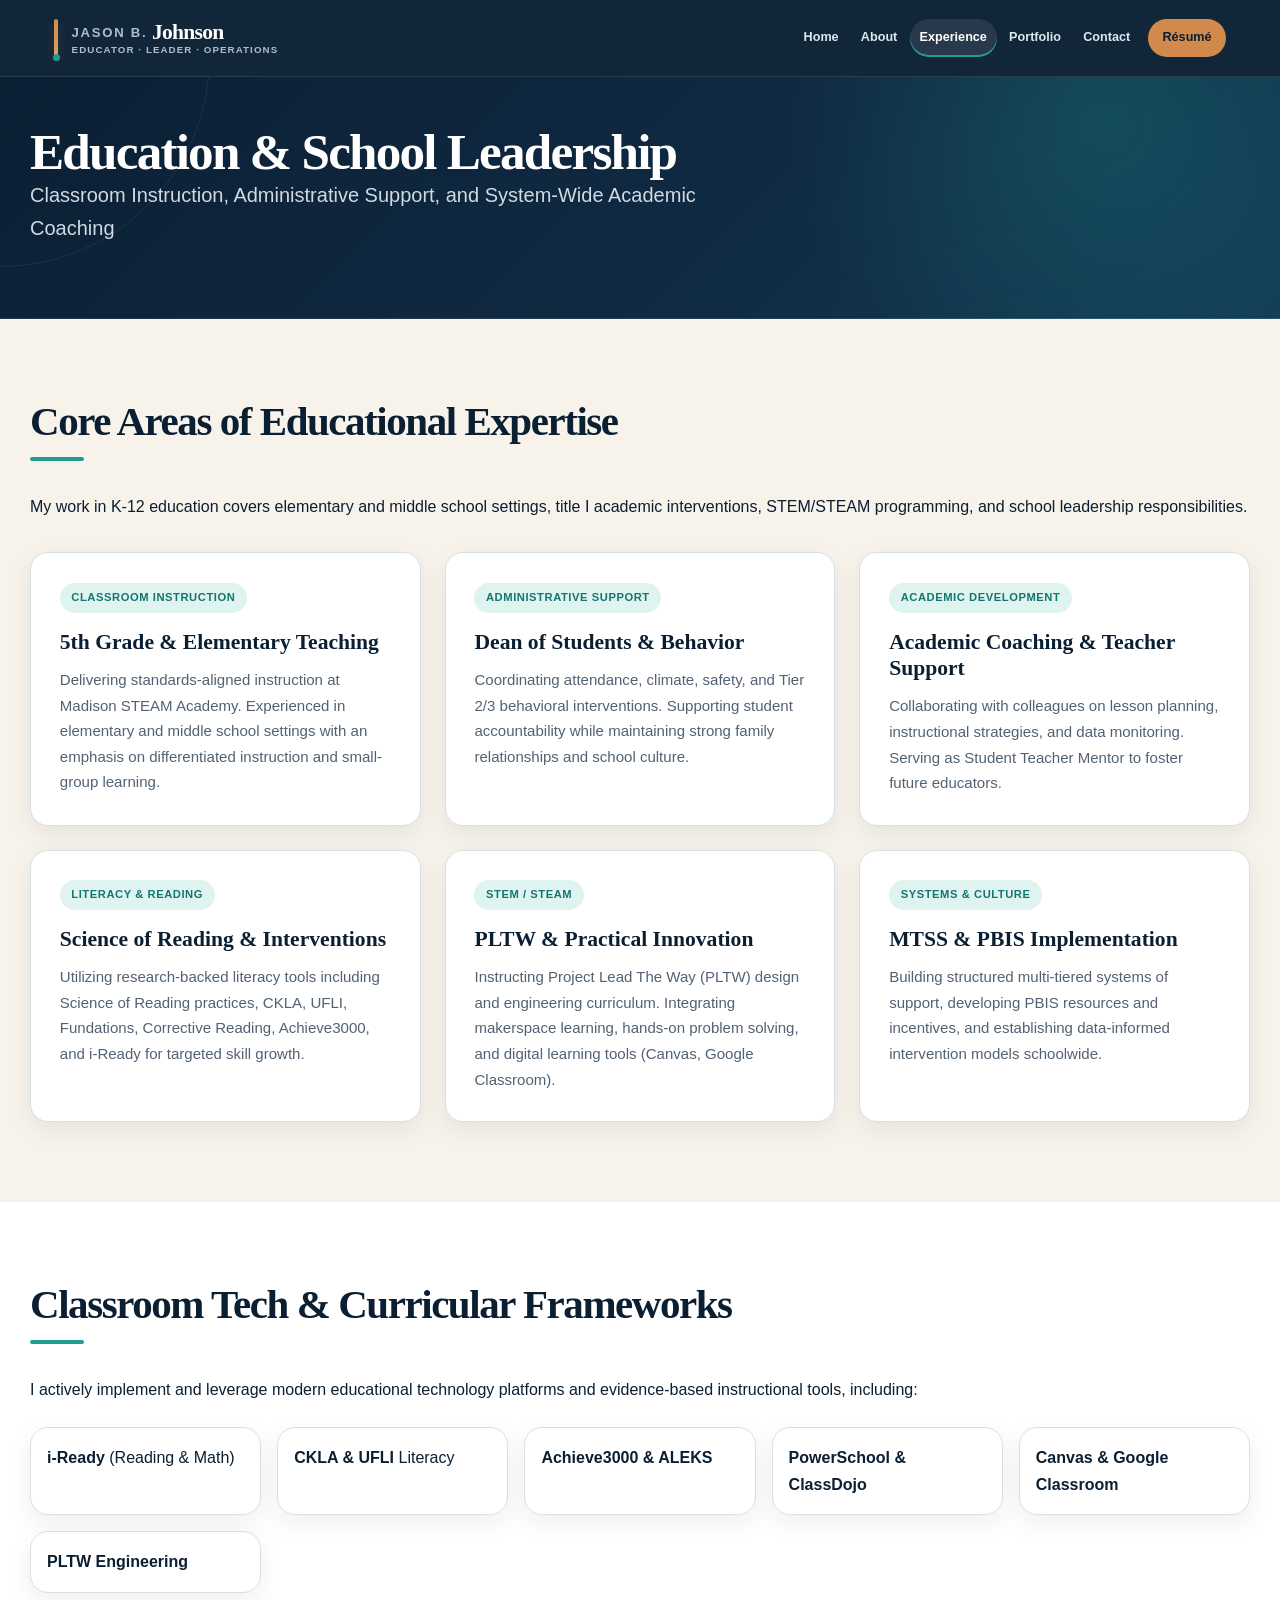
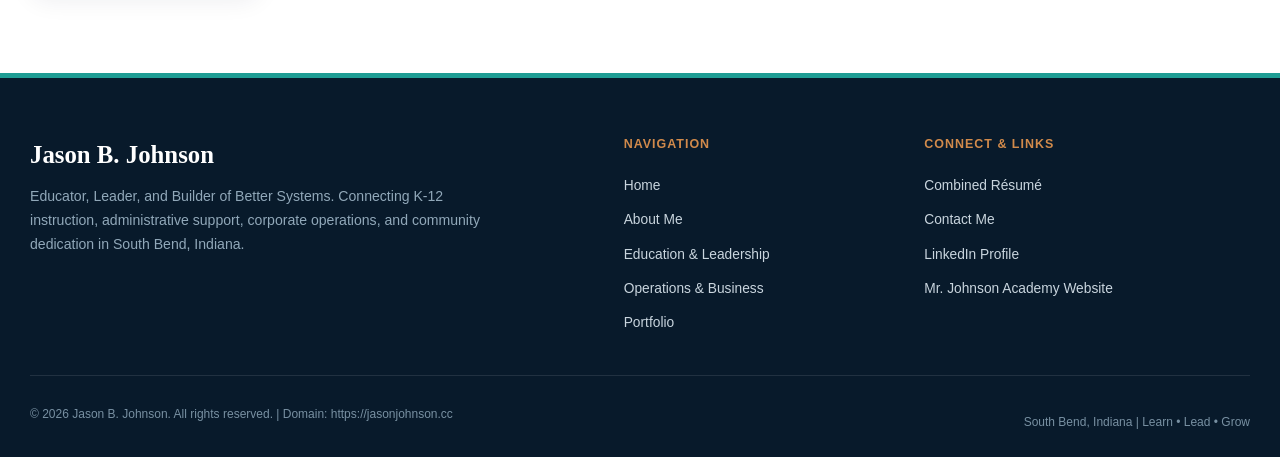
<file: education-leadership.html>
<!DOCTYPE html>
<html lang="en">
<head>
  <meta charset="UTF-8">
  <meta name="viewport" content="width=device-width, initial-scale=1.0">
  <title>Education &amp; School Leadership | Jason B. Johnson</title>
  <meta name="description" content="Explore Jason B. Johnson's experience in fifth grade instruction, academic coaching, literacy intervention, MTSS, PBIS, STEAM, and family engagement.">
  <meta name="robots" content="index,follow,max-image-preview:large,max-snippet:-1,max-video-preview:-1">
  <meta name="author" content="Jason B. Johnson">
  <link rel="canonical" href="https://jasonjohnson.cc/education-leadership.html">
  <link rel="icon" href="assets/images/favicon.svg" type="image/svg+xml">
  <link rel="stylesheet" href="assets/css/styles.css?v=20260913">

  <!-- Open Graph -->
  <meta property="og:title" content="Education &amp; School Leadership | Jason B. Johnson">
  <meta property="og:description" content="Classroom instruction, student support, academic coaching, literacy intervention, and practical school leadership.">
  <meta property="og:url" content="https://jasonjohnson.cc/education-leadership.html">
  <meta property="og:type" content="website">
  <meta property="og:site_name" content="Jason B. Johnson">
  <meta property="og:locale" content="en_US">
  <meta property="og:image" content="https://jasonjohnson.cc/assets/images/jason-johnson-social-card.png">
  <meta property="og:image:width" content="1200"><meta property="og:image:height" content="630">
  <meta property="og:image:alt" content="Jason B. Johnson, educator, leader, and operations professional">
  <meta name="twitter:card" content="summary_large_image">
  <meta name="twitter:title" content="Education &amp; School Leadership | Jason B. Johnson">
  <meta name="twitter:description" content="Classroom instruction, student support, academic coaching, literacy intervention, and practical school leadership.">
  <meta name="twitter:image" content="https://jasonjohnson.cc/assets/images/jason-johnson-social-card.png">

  <!-- Structured Data -->
  <script type="application/ld+json">
  {
    "@context": "https://schema.org",
    "@type": "Person",
    "name": "Jason B. Johnson",
    "jobTitle": "Fifth Grade Teacher and Operations Leader",
    "worksFor": {
      "@type": "EducationalOrganization",
      "name": "Madison STEAM Academy"
    },
    "address": {
      "@type": "PostalAddress",
      "addressLocality": "South Bend",
      "addressRegion": "IN"
    },
    "email": "mailto:jasonjohnson75@gmail.com",
    "sameAs": [
      "https://www.linkedin.com/in/jasonjohnson46637",
      "https://www.mrjohnsonacademy.com/"
    ]
  }
  </script>
</head>
<body>

  <a class="skip-link" href="#main-content">Skip to main content</a>

  <header>
    <div class="nav-container">
      <a href="index.html" class="logo-link" aria-label="Jason B. Johnson home">
        <span class="brand-mark" aria-hidden="true"></span>
        <span class="brand-copy"><span class="brand-name"><span class="initial">Jason B.</span>Johnson</span><span class="brand-role">Educator · Leader · Operations</span></span>
      </a>
      <button type="button" class="menu-toggle" aria-label="Open navigation menu" aria-expanded="false" aria-controls="site-navigation">&#9776;</button>
      <nav aria-label="Primary navigation">
      <ul class="nav-menu" id="site-navigation">
        <li><a href="index.html">Home</a></li>
        <li><a href="about.html">About</a></li>
        <li><a href="experience.html" class="active" aria-current="page">Experience</a></li>
        <li><a href="portfolio.html">Portfolio</a></li>
        <li><a href="contact.html">Contact</a></li>
        <li><a href="resume.html" class="nav-cta">Résumé</a></li>
      </ul>
      </nav>
    </div>
  </header>

  <main id="main-content">
  <section class="hero page-hero">
    <div class="section-container">
      <h1>Education &amp; School Leadership</h1>
      <p class="hero-subtitle">Classroom Instruction, Administrative Support, and System-Wide Academic Coaching</p>
    </div>
  </section>

  <section>
    <div class="section-container">
      <h2 class="section-title">Core Areas of Educational Expertise</h2>
      <p class="mb-2">My work in K-12 education covers elementary and middle school settings, title I academic interventions, STEM/STEAM programming, and school leadership responsibilities.</p>

      <div class="grid-3">
        <div class="card">
          <span class="card-tag">Classroom Instruction</span>
          <h3>5th Grade &amp; Elementary Teaching</h3>
          <p>Delivering standards-aligned instruction at Madison STEAM Academy. Experienced in elementary and middle school settings with an emphasis on differentiated instruction and small-group learning.</p>
        </div>

        <div class="card">
          <span class="card-tag">Administrative Support</span>
          <h3>Dean of Students &amp; Behavior</h3>
          <p>Coordinating attendance, climate, safety, and Tier 2/3 behavioral interventions. Supporting student accountability while maintaining strong family relationships and school culture.</p>
        </div>

        <div class="card">
          <span class="card-tag">Academic Development</span>
          <h3>Academic Coaching &amp; Teacher Support</h3>
          <p>Collaborating with colleagues on lesson planning, instructional strategies, and data monitoring. Serving as Student Teacher Mentor to foster future educators.</p>
        </div>

        <div class="card">
          <span class="card-tag">Literacy &amp; Reading</span>
          <h3>Science of Reading &amp; Interventions</h3>
          <p>Utilizing research-backed literacy tools including Science of Reading practices, CKLA, UFLI, Fundations, Corrective Reading, Achieve3000, and i-Ready for targeted skill growth.</p>
        </div>

        <div class="card">
          <span class="card-tag">STEM / STEAM</span>
          <h3>PLTW &amp; Practical Innovation</h3>
          <p>Instructing Project Lead The Way (PLTW) design and engineering curriculum. Integrating makerspace learning, hands-on problem solving, and digital learning tools (Canvas, Google Classroom).</p>
        </div>

        <div class="card">
          <span class="card-tag">Systems &amp; Culture</span>
          <h3>MTSS &amp; PBIS Implementation</h3>
          <p>Building structured multi-tiered systems of support, developing PBIS resources and incentives, and establishing data-informed intervention models schoolwide.</p>
        </div>
      </div>
    </div>
  </section>

  <section class="section-white">
    <div class="section-container">
      <h2 class="section-title">Classroom Tech &amp; Curricular Frameworks</h2>
      <p>I actively implement and leverage modern educational technology platforms and evidence-based instructional tools, including:</p>
      <ul class="framework-grid">
        <li class="card"><strong>i-Ready</strong> (Reading &amp; Math)</li>
        <li class="card"><strong>CKLA &amp; UFLI</strong> Literacy</li>
        <li class="card"><strong>Achieve3000 &amp; ALEKS</strong></li>
        <li class="card"><strong>PowerSchool &amp; ClassDojo</strong></li>
        <li class="card"><strong>Canvas &amp; Google Classroom</strong></li>
        <li class="card"><strong>PLTW Engineering</strong></li>
      </ul>
    </div>
  </section>

  </main>

  <footer>
    <div class="footer-container">
      <div class="footer-brand">
        <h2>Jason B. Johnson</h2>
        <p>Educator, Leader, and Builder of Better Systems. Connecting K-12 instruction, administrative support, corporate operations, and community dedication in South Bend, Indiana.</p>
      </div>
      <div class="footer-links">
        <h3>Navigation</h3>
        <ul>
          <li><a href="index.html">Home</a></li>
          <li><a href="about.html">About Me</a></li>
          <li><a href="education-leadership.html">Education &amp; Leadership</a></li>
          <li><a href="operations-business.html">Operations &amp; Business</a></li>
          <li><a href="portfolio.html">Portfolio</a></li>
        </ul>
      </div>
      <div class="footer-links">
        <h3>Connect &amp; Links</h3>
        <ul>
          <li><a href="resume.html">Combined Résumé</a></li>
          <li><a href="contact.html">Contact Me</a></li>
          <li><a href="https://www.linkedin.com/in/jasonjohnson46637" target="_blank" rel="noopener">LinkedIn Profile</a></li>
          <li><a href="https://www.mrjohnsonacademy.com/" target="_blank" rel="noopener">Mr. Johnson Academy Website</a></li>
        </ul>
      </div>
    </div>
    <div class="footer-bottom">
      <p>&copy; 2026 Jason B. Johnson. All rights reserved. | Domain: https://jasonjohnson.cc</p>
      <p>South Bend, Indiana | Learn &bull; Lead &bull; Grow</p>
    </div>
  </footer>

  <script src="assets/js/main.js?v=20260913"></script>
</body>
</html>
</file>
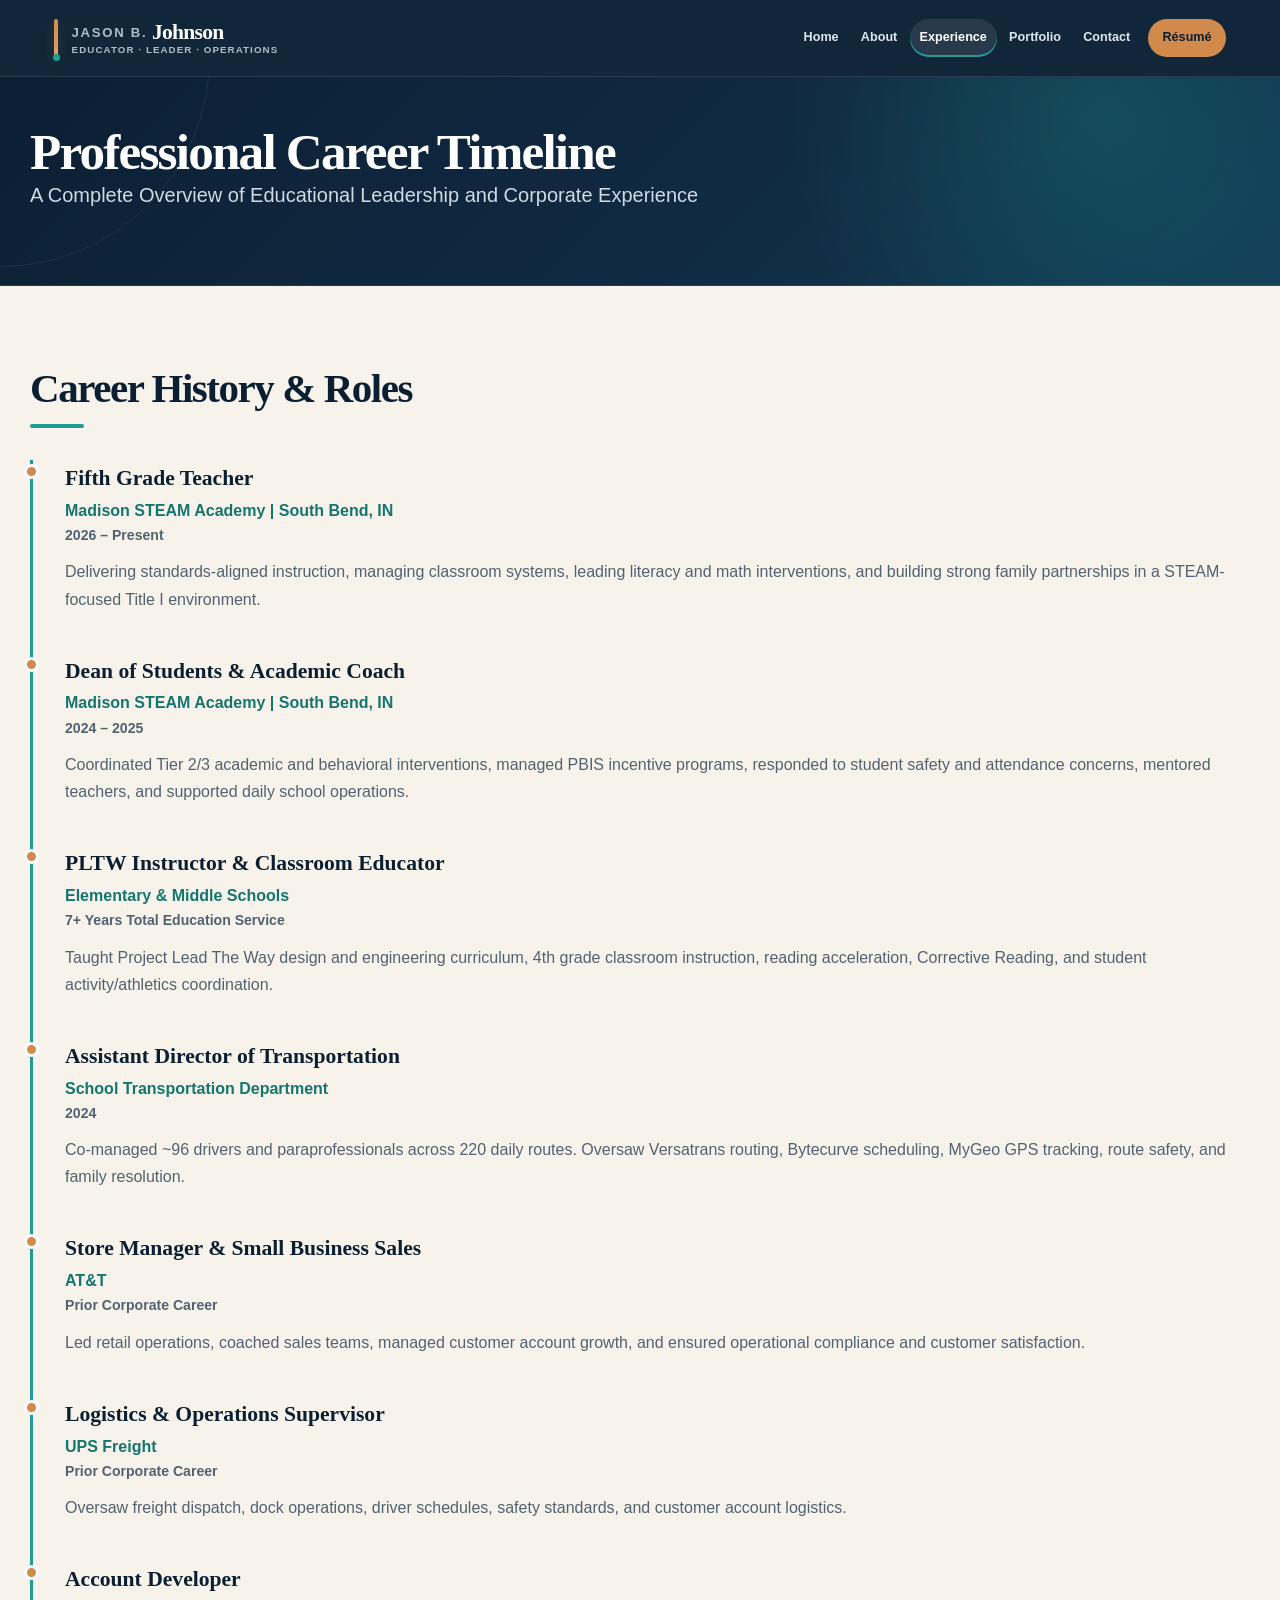
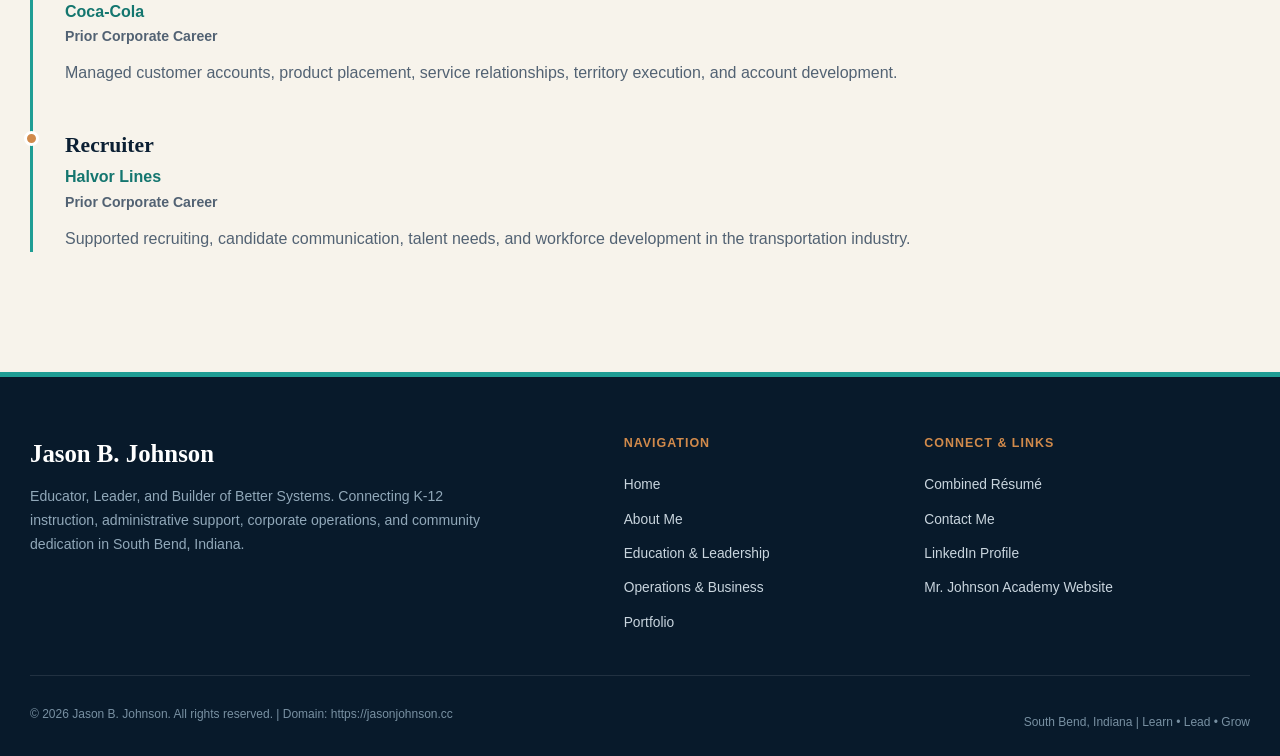
<file: experience.html>
<!DOCTYPE html>
<html lang="en">
<head>
  <meta charset="UTF-8">
  <meta name="viewport" content="width=device-width, initial-scale=1.0">
  <title>Professional Experience | Jason B. Johnson</title>
  <meta name="description" content="Review Jason B. Johnson's connected experience across classroom teaching, school leadership, transportation, logistics, sales, and recruiting.">
  <meta name="robots" content="index,follow,max-image-preview:large,max-snippet:-1,max-video-preview:-1">
  <meta name="author" content="Jason B. Johnson">
  <link rel="canonical" href="https://jasonjohnson.cc/experience.html">
  <link rel="icon" href="assets/images/favicon.svg" type="image/svg+xml">
  <link rel="stylesheet" href="assets/css/styles.css?v=20260913">

  <!-- Open Graph -->
  <meta property="og:title" content="Professional Experience | Jason B. Johnson">
  <meta property="og:description" content="A connected career spanning education, school leadership, transportation, logistics, sales, and recruiting.">
  <meta property="og:url" content="https://jasonjohnson.cc/experience.html">
  <meta property="og:type" content="website">
  <meta property="og:site_name" content="Jason B. Johnson">
  <meta property="og:locale" content="en_US">
  <meta property="og:image" content="https://jasonjohnson.cc/assets/images/jason-johnson-social-card.png">
  <meta property="og:image:width" content="1200"><meta property="og:image:height" content="630">
  <meta property="og:image:alt" content="Jason B. Johnson, educator, leader, and operations professional">
  <meta name="twitter:card" content="summary_large_image">
  <meta name="twitter:title" content="Professional Experience | Jason B. Johnson">
  <meta name="twitter:description" content="A connected career spanning education, school leadership, transportation, logistics, sales, and recruiting.">
  <meta name="twitter:image" content="https://jasonjohnson.cc/assets/images/jason-johnson-social-card.png">

  <!-- Structured Data -->
  <script type="application/ld+json">
  {
    "@context": "https://schema.org",
    "@type": "Person",
    "name": "Jason B. Johnson",
    "jobTitle": "Fifth Grade Teacher and Operations Leader",
    "worksFor": {
      "@type": "EducationalOrganization",
      "name": "Madison STEAM Academy"
    },
    "address": {
      "@type": "PostalAddress",
      "addressLocality": "South Bend",
      "addressRegion": "IN"
    },
    "email": "mailto:jasonjohnson75@gmail.com",
    "sameAs": [
      "https://www.linkedin.com/in/jasonjohnson46637",
      "https://www.mrjohnsonacademy.com/"
    ]
  }
  </script>
</head>
<body>

  <a class="skip-link" href="#main-content">Skip to main content</a>

  <header>
    <div class="nav-container">
      <a href="index.html" class="logo-link" aria-label="Jason B. Johnson home">
        <span class="brand-mark" aria-hidden="true"></span>
        <span class="brand-copy"><span class="brand-name"><span class="initial">Jason B.</span>Johnson</span><span class="brand-role">Educator · Leader · Operations</span></span>
      </a>
      <button type="button" class="menu-toggle" aria-label="Open navigation menu" aria-expanded="false" aria-controls="site-navigation">&#9776;</button>
      <nav aria-label="Primary navigation">
      <ul class="nav-menu" id="site-navigation">
        <li><a href="index.html">Home</a></li>
        <li><a href="about.html">About</a></li>
        <li><a href="experience.html" class="active" aria-current="page">Experience</a></li>
        <li><a href="portfolio.html">Portfolio</a></li>
        <li><a href="contact.html">Contact</a></li>
        <li><a href="resume.html" class="nav-cta">Résumé</a></li>
      </ul>
      </nav>
    </div>
  </header>

  <main id="main-content">
  <section class="hero page-hero">
    <div class="section-container">
      <h1>Professional Career Timeline</h1>
      <p class="hero-subtitle">A Complete Overview of Educational Leadership and Corporate Experience</p>
    </div>
  </section>

  <section>
    <div class="section-container">
      <h2 class="section-title">Career History &amp; Roles</h2>

      <div class="timeline">
        <!-- Education Experience -->
        <div class="timeline-item">
          <h3 class="timeline-role">Fifth Grade Teacher</h3>
          <div class="timeline-org">Madison STEAM Academy | South Bend, IN</div>
          <div class="timeline-date">2026 – Present</div>
          <div class="timeline-desc">
            Delivering standards-aligned instruction, managing classroom systems, leading literacy and math interventions, and building strong family partnerships in a STEAM-focused Title I environment.
          </div>
        </div>

        <div class="timeline-item">
          <h3 class="timeline-role">Dean of Students &amp; Academic Coach</h3>
          <div class="timeline-org">Madison STEAM Academy | South Bend, IN</div>
          <div class="timeline-date">2024 – 2025</div>
          <div class="timeline-desc">
            Coordinated Tier 2/3 academic and behavioral interventions, managed PBIS incentive programs, responded to student safety and attendance concerns, mentored teachers, and supported daily school operations.
          </div>
        </div>

        <div class="timeline-item">
          <h3 class="timeline-role">PLTW Instructor &amp; Classroom Educator</h3>
          <div class="timeline-org">Elementary &amp; Middle Schools</div>
          <div class="timeline-date">7+ Years Total Education Service</div>
          <div class="timeline-desc">
            Taught Project Lead The Way design and engineering curriculum, 4th grade classroom instruction, reading acceleration, Corrective Reading, and student activity/athletics coordination.
          </div>
        </div>

        <div class="timeline-item">
          <h3 class="timeline-role">Assistant Director of Transportation</h3>
          <div class="timeline-org">School Transportation Department</div>
          <div class="timeline-date">2024</div>
          <div class="timeline-desc">
            Co-managed ~96 drivers and paraprofessionals across 220 daily routes. Oversaw Versatrans routing, Bytecurve scheduling, MyGeo GPS tracking, route safety, and family resolution.
          </div>
        </div>

        <!-- Corporate Experience -->
        <div class="timeline-item">
          <h3 class="timeline-role">Store Manager &amp; Small Business Sales</h3>
          <div class="timeline-org">AT&amp;T</div>
          <div class="timeline-date">Prior Corporate Career</div>
          <div class="timeline-desc">
            Led retail operations, coached sales teams, managed customer account growth, and ensured operational compliance and customer satisfaction.
          </div>
        </div>

        <div class="timeline-item">
          <h3 class="timeline-role">Logistics &amp; Operations Supervisor</h3>
          <div class="timeline-org">UPS Freight</div>
          <div class="timeline-date">Prior Corporate Career</div>
          <div class="timeline-desc">
            Oversaw freight dispatch, dock operations, driver schedules, safety standards, and customer account logistics.
          </div>
        </div>

        <div class="timeline-item">
          <h3 class="timeline-role">Account Developer</h3>
          <div class="timeline-org">Coca-Cola</div>
          <div class="timeline-date">Prior Corporate Career</div>
          <div class="timeline-desc">
            Managed customer accounts, product placement, service relationships, territory execution, and account development.
          </div>
        </div>

        <div class="timeline-item">
          <h3 class="timeline-role">Recruiter</h3>
          <div class="timeline-org">Halvor Lines</div>
          <div class="timeline-date">Prior Corporate Career</div>
          <div class="timeline-desc">
            Supported recruiting, candidate communication, talent needs, and workforce development in the transportation industry.
          </div>
        </div>
      </div>
    </div>
  </section>

  </main>

  <footer>
    <div class="footer-container">
      <div class="footer-brand">
        <h2>Jason B. Johnson</h2>
        <p>Educator, Leader, and Builder of Better Systems. Connecting K-12 instruction, administrative support, corporate operations, and community dedication in South Bend, Indiana.</p>
      </div>
      <div class="footer-links">
        <h3>Navigation</h3>
        <ul>
          <li><a href="index.html">Home</a></li>
          <li><a href="about.html">About Me</a></li>
          <li><a href="education-leadership.html">Education &amp; Leadership</a></li>
          <li><a href="operations-business.html">Operations &amp; Business</a></li>
          <li><a href="portfolio.html">Portfolio</a></li>
        </ul>
      </div>
      <div class="footer-links">
        <h3>Connect &amp; Links</h3>
        <ul>
          <li><a href="resume.html">Combined Résumé</a></li>
          <li><a href="contact.html">Contact Me</a></li>
          <li><a href="https://www.linkedin.com/in/jasonjohnson46637" target="_blank" rel="noopener">LinkedIn Profile</a></li>
          <li><a href="https://www.mrjohnsonacademy.com/" target="_blank" rel="noopener">Mr. Johnson Academy Website</a></li>
        </ul>
      </div>
    </div>
    <div class="footer-bottom">
      <p>&copy; 2026 Jason B. Johnson. All rights reserved. | Domain: https://jasonjohnson.cc</p>
      <p>South Bend, Indiana | Learn &bull; Lead &bull; Grow</p>
    </div>
  </footer>

  <script src="assets/js/main.js?v=20260913"></script>
</body>
</html>
</file>
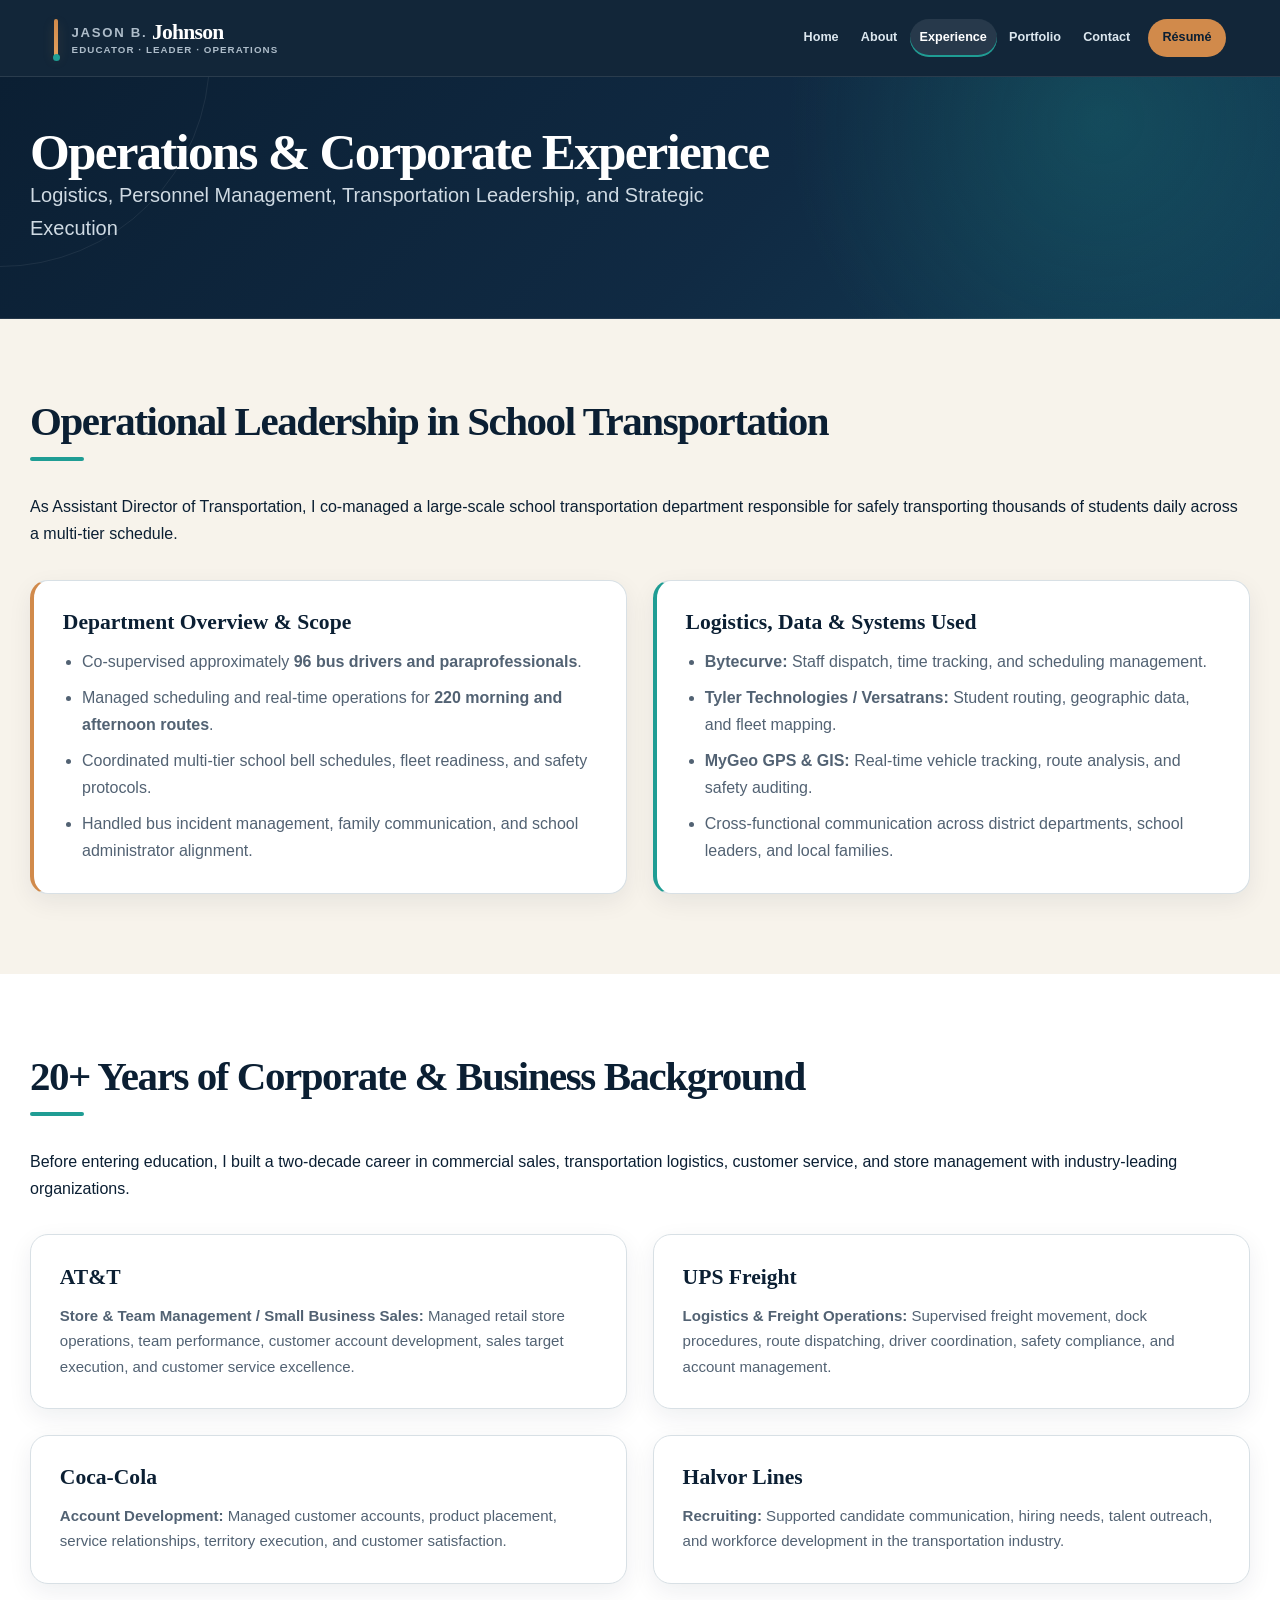
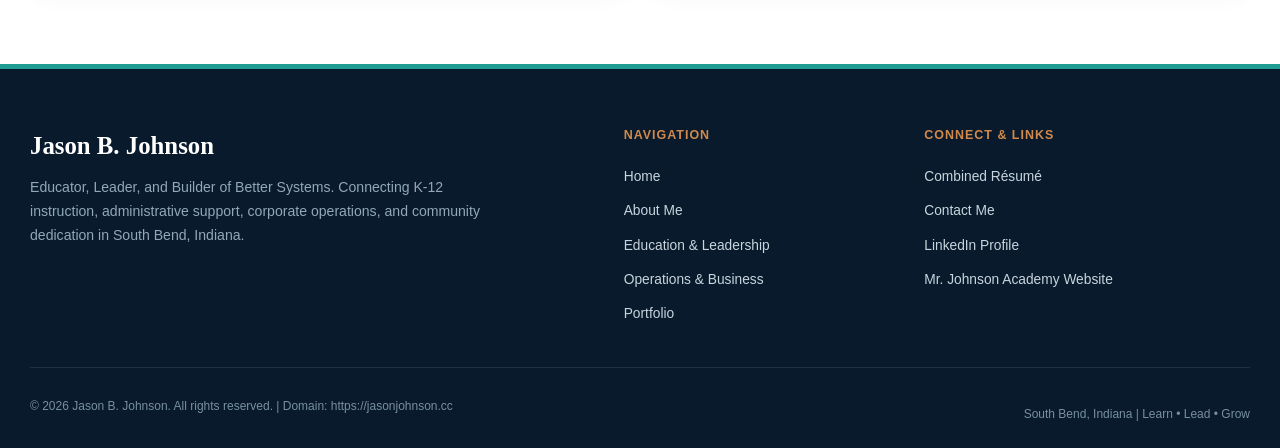
<file: operations-business.html>
<!DOCTYPE html>
<html lang="en">
<head>
  <meta charset="UTF-8">
  <meta name="viewport" content="width=device-width, initial-scale=1.0">
  <title>Operations &amp; Business Experience | Jason B. Johnson</title>
  <meta name="description" content="Explore Jason B. Johnson's leadership experience in school transportation, logistics, staffing, recruiting, sales, customer service, and business operations.">
  <meta name="robots" content="index,follow,max-image-preview:large,max-snippet:-1,max-video-preview:-1">
  <meta name="author" content="Jason B. Johnson">
  <link rel="canonical" href="https://jasonjohnson.cc/operations-business.html">
  <link rel="icon" href="assets/images/favicon.svg" type="image/svg+xml">
  <link rel="stylesheet" href="assets/css/styles.css?v=20260913">

  <!-- Open Graph -->
  <meta property="og:title" content="Operations &amp; Business Experience | Jason B. Johnson">
  <meta property="og:description" content="Transportation leadership, logistics, team development, recruiting, sales, and practical operational systems.">
  <meta property="og:url" content="https://jasonjohnson.cc/operations-business.html">
  <meta property="og:type" content="website">
  <meta property="og:site_name" content="Jason B. Johnson">
  <meta property="og:locale" content="en_US">
  <meta property="og:image" content="https://jasonjohnson.cc/assets/images/jason-johnson-social-card.png">
  <meta property="og:image:width" content="1200"><meta property="og:image:height" content="630">
  <meta property="og:image:alt" content="Jason B. Johnson, educator, leader, and operations professional">
  <meta name="twitter:card" content="summary_large_image">
  <meta name="twitter:title" content="Operations &amp; Business Experience | Jason B. Johnson">
  <meta name="twitter:description" content="Transportation leadership, logistics, team development, recruiting, sales, and practical operational systems.">
  <meta name="twitter:image" content="https://jasonjohnson.cc/assets/images/jason-johnson-social-card.png">

  <!-- Structured Data -->
  <script type="application/ld+json">
  {
    "@context": "https://schema.org",
    "@type": "Person",
    "name": "Jason B. Johnson",
    "jobTitle": "Fifth Grade Teacher and Operations Leader",
    "worksFor": {
      "@type": "EducationalOrganization",
      "name": "Madison STEAM Academy"
    },
    "address": {
      "@type": "PostalAddress",
      "addressLocality": "South Bend",
      "addressRegion": "IN"
    },
    "email": "mailto:jasonjohnson75@gmail.com",
    "sameAs": [
      "https://www.linkedin.com/in/jasonjohnson46637",
      "https://www.mrjohnsonacademy.com/"
    ]
  }
  </script>
</head>
<body>

  <a class="skip-link" href="#main-content">Skip to main content</a>

  <header>
    <div class="nav-container">
      <a href="index.html" class="logo-link" aria-label="Jason B. Johnson home">
        <span class="brand-mark" aria-hidden="true"></span>
        <span class="brand-copy"><span class="brand-name"><span class="initial">Jason B.</span>Johnson</span><span class="brand-role">Educator · Leader · Operations</span></span>
      </a>
      <button type="button" class="menu-toggle" aria-label="Open navigation menu" aria-expanded="false" aria-controls="site-navigation">&#9776;</button>
      <nav aria-label="Primary navigation">
      <ul class="nav-menu" id="site-navigation">
        <li><a href="index.html">Home</a></li>
        <li><a href="about.html">About</a></li>
        <li><a href="experience.html" class="active" aria-current="page">Experience</a></li>
        <li><a href="portfolio.html">Portfolio</a></li>
        <li><a href="contact.html">Contact</a></li>
        <li><a href="resume.html" class="nav-cta">Résumé</a></li>
      </ul>
      </nav>
    </div>
  </header>

  <main id="main-content">
  <section class="hero page-hero">
    <div class="section-container">
      <h1>Operations &amp; Corporate Experience</h1>
      <p class="hero-subtitle">Logistics, Personnel Management, Transportation Leadership, and Strategic Execution</p>
    </div>
  </section>

  <section>
    <div class="section-container">
      <h2 class="section-title">Operational Leadership in School Transportation</h2>
      <p>As Assistant Director of Transportation, I co-managed a large-scale school transportation department responsible for safely transporting thousands of students daily across a multi-tier schedule.</p>

      <div class="grid-2 mt-2">
        <div class="card accent-border-copper">
          <h3>Department Overview &amp; Scope</h3>
          <ul>
            <li>Co-supervised approximately <strong>96 bus drivers and paraprofessionals</strong>.</li>
            <li>Managed scheduling and real-time operations for <strong>220 morning and afternoon routes</strong>.</li>
            <li>Coordinated multi-tier school bell schedules, fleet readiness, and safety protocols.</li>
            <li>Handled bus incident management, family communication, and school administrator alignment.</li>
          </ul>
        </div>

        <div class="card accent-border-teal">
          <h3>Logistics, Data &amp; Systems Used</h3>
          <ul>
            <li><strong>Bytecurve:</strong> Staff dispatch, time tracking, and scheduling management.</li>
            <li><strong>Tyler Technologies / Versatrans:</strong> Student routing, geographic data, and fleet mapping.</li>
            <li><strong>MyGeo GPS &amp; GIS:</strong> Real-time vehicle tracking, route analysis, and safety auditing.</li>
            <li>Cross-functional communication across district departments, school leaders, and local families.</li>
          </ul>
        </div>
      </div>
    </div>
  </section>

  <section class="section-white">
    <div class="section-container">
      <h2 class="section-title">20+ Years of Corporate &amp; Business Background</h2>
      <p>Before entering education, I built a two-decade career in commercial sales, transportation logistics, customer service, and store management with industry-leading organizations.</p>

      <div class="grid-2 mt-2">
        <div class="card">
          <h3>AT&amp;T</h3>
          <p><strong>Store &amp; Team Management / Small Business Sales:</strong> Managed retail store operations, team performance, customer account development, sales target execution, and customer service excellence.</p>
        </div>

        <div class="card">
          <h3>UPS Freight</h3>
          <p><strong>Logistics &amp; Freight Operations:</strong> Supervised freight movement, dock procedures, route dispatching, driver coordination, safety compliance, and account management.</p>
        </div>

        <div class="card">
          <h3>Coca-Cola</h3>
          <p><strong>Account Development:</strong> Managed customer accounts, product placement, service relationships, territory execution, and customer satisfaction.</p>
        </div>

        <div class="card">
          <h3>Halvor Lines</h3>
          <p><strong>Recruiting:</strong> Supported candidate communication, hiring needs, talent outreach, and workforce development in the transportation industry.</p>
        </div>
      </div>
    </div>
  </section>

  </main>

  <footer>
    <div class="footer-container">
      <div class="footer-brand">
        <h2>Jason B. Johnson</h2>
        <p>Educator, Leader, and Builder of Better Systems. Connecting K-12 instruction, administrative support, corporate operations, and community dedication in South Bend, Indiana.</p>
      </div>
      <div class="footer-links">
        <h3>Navigation</h3>
        <ul>
          <li><a href="index.html">Home</a></li>
          <li><a href="about.html">About Me</a></li>
          <li><a href="education-leadership.html">Education &amp; Leadership</a></li>
          <li><a href="operations-business.html">Operations &amp; Business</a></li>
          <li><a href="portfolio.html">Portfolio</a></li>
        </ul>
      </div>
      <div class="footer-links">
        <h3>Connect &amp; Links</h3>
        <ul>
          <li><a href="resume.html">Combined Résumé</a></li>
          <li><a href="contact.html">Contact Me</a></li>
          <li><a href="https://www.linkedin.com/in/jasonjohnson46637" target="_blank" rel="noopener">LinkedIn Profile</a></li>
          <li><a href="https://www.mrjohnsonacademy.com/" target="_blank" rel="noopener">Mr. Johnson Academy Website</a></li>
        </ul>
      </div>
    </div>
    <div class="footer-bottom">
      <p>&copy; 2026 Jason B. Johnson. All rights reserved. | Domain: https://jasonjohnson.cc</p>
      <p>South Bend, Indiana | Learn &bull; Lead &bull; Grow</p>
    </div>
  </footer>

  <script src="assets/js/main.js?v=20260913"></script>
</body>
</html>
</file>
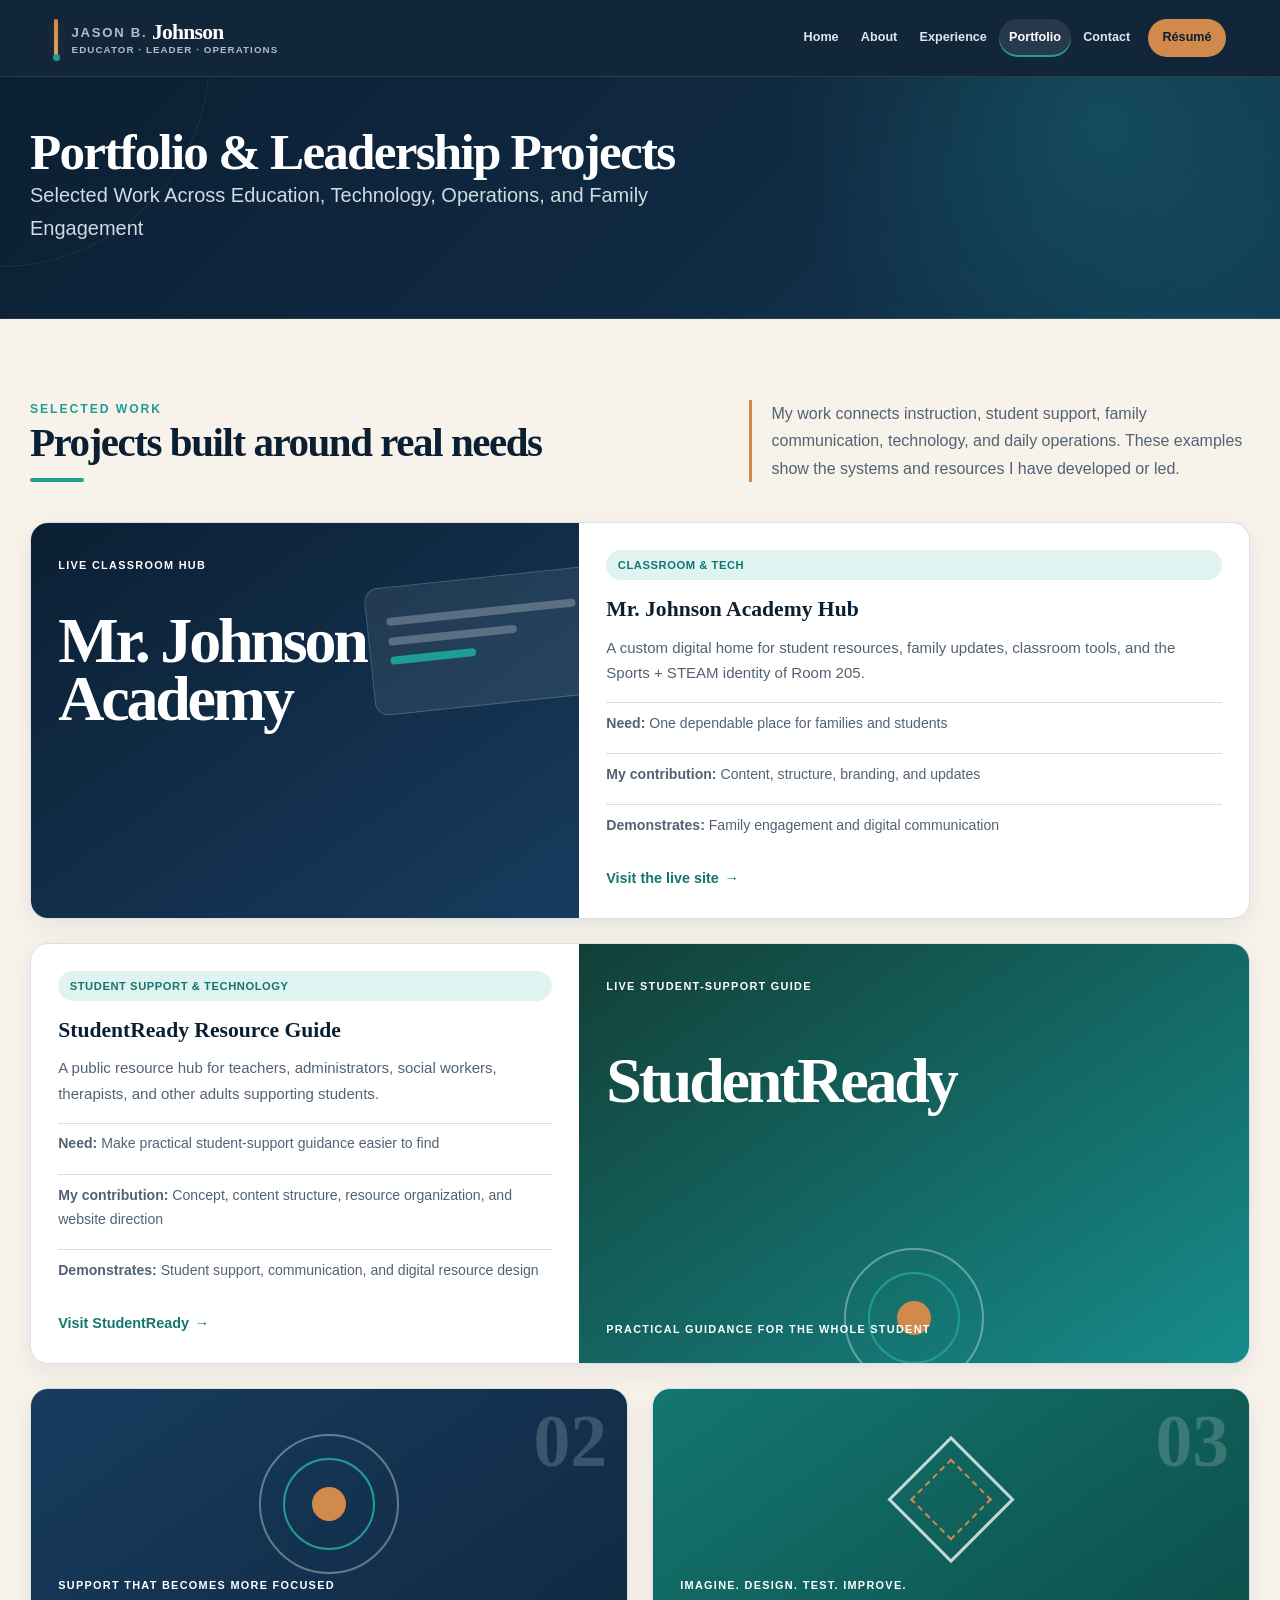
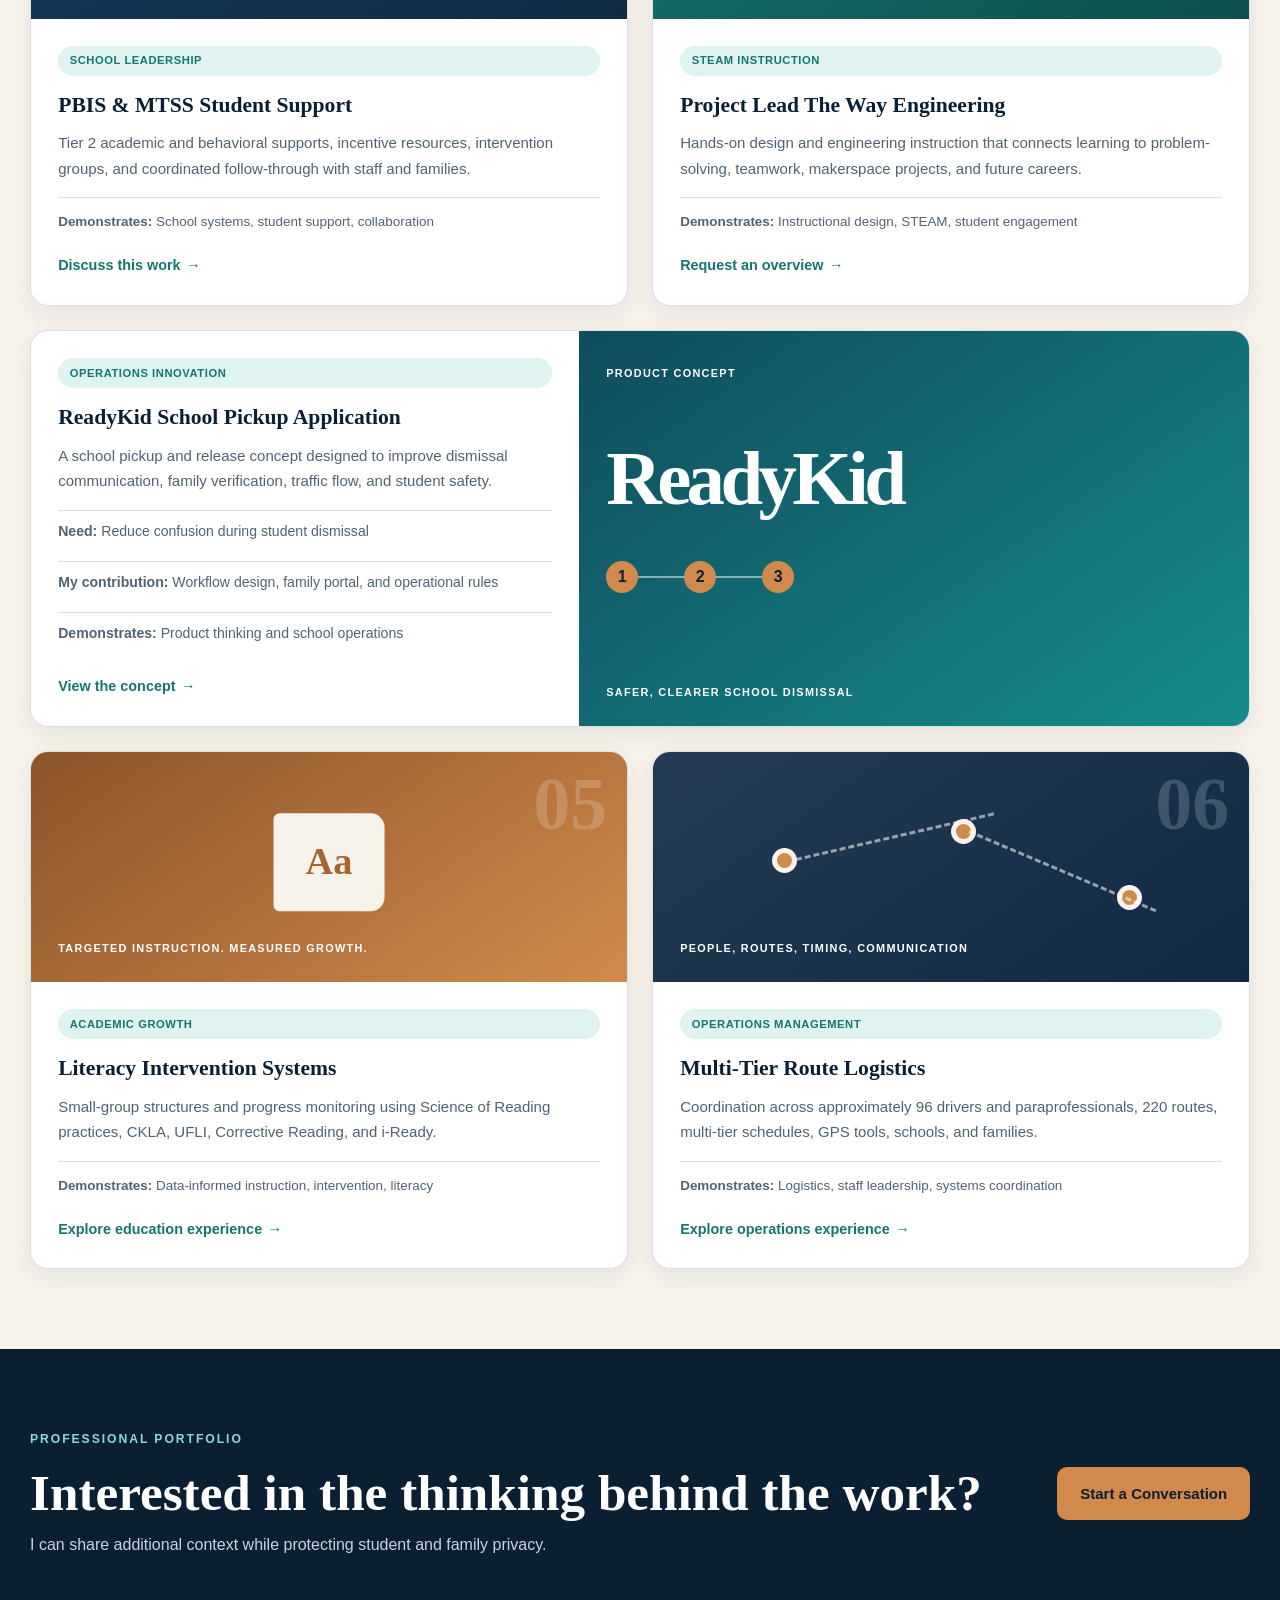
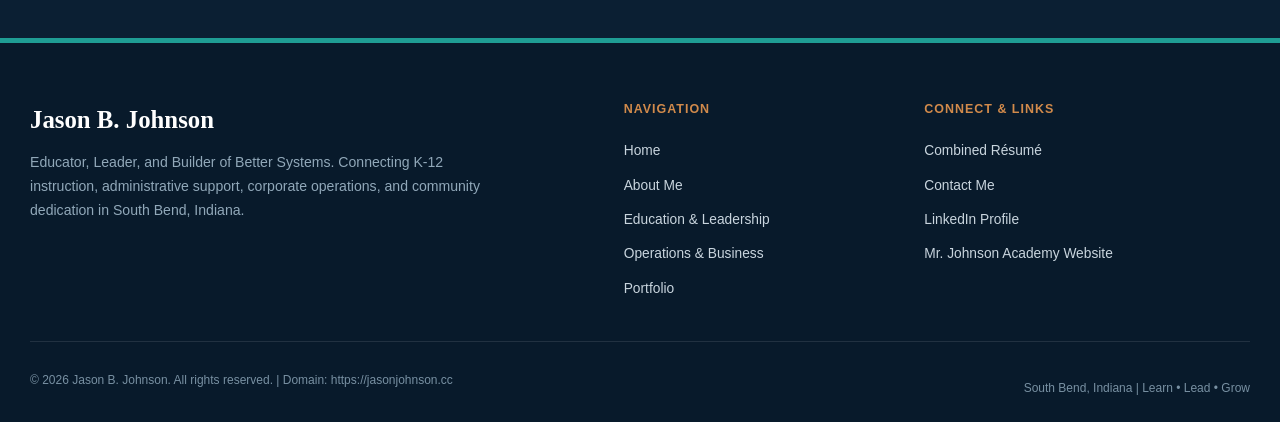
<file: portfolio.html>
<!DOCTYPE html>
<html lang="en">
<head>
  <meta charset="UTF-8">
  <meta name="viewport" content="width=device-width, initial-scale=1.0">
  <title>Portfolio &amp; Projects | Jason B. Johnson</title>
  <meta name="description" content="Explore Jason B. Johnson's classroom platforms, student-support systems, STEAM instruction, education resources, and operations projects.">
  <meta name="robots" content="index,follow,max-image-preview:large,max-snippet:-1,max-video-preview:-1">
  <meta name="author" content="Jason B. Johnson">
  <link rel="canonical" href="https://jasonjohnson.cc/portfolio.html">
  <link rel="icon" href="assets/images/favicon.svg" type="image/svg+xml">
  <link rel="stylesheet" href="assets/css/styles.css?v=20260913">

  <!-- Open Graph -->
  <meta property="og:title" content="Portfolio &amp; Projects | Jason B. Johnson">
  <meta property="og:description" content="Selected work across education, student support, technology, family engagement, and school operations.">
  <meta property="og:url" content="https://jasonjohnson.cc/portfolio.html">
  <meta property="og:type" content="website">
  <meta property="og:site_name" content="Jason B. Johnson">
  <meta property="og:locale" content="en_US">
  <meta property="og:image" content="https://jasonjohnson.cc/assets/images/jason-johnson-social-card.png">
  <meta property="og:image:width" content="1200"><meta property="og:image:height" content="630">
  <meta property="og:image:alt" content="Jason B. Johnson, educator, leader, and operations professional">
  <meta name="twitter:card" content="summary_large_image">
  <meta name="twitter:title" content="Portfolio &amp; Projects | Jason B. Johnson">
  <meta name="twitter:description" content="Selected work across education, student support, technology, family engagement, and school operations.">
  <meta name="twitter:image" content="https://jasonjohnson.cc/assets/images/jason-johnson-social-card.png">

  <!-- Structured Data -->
  <script type="application/ld+json">
  {
    "@context": "https://schema.org",
    "@type": "Person",
    "name": "Jason B. Johnson",
    "jobTitle": "Fifth Grade Teacher and Operations Leader",
    "worksFor": {
      "@type": "EducationalOrganization",
      "name": "Madison STEAM Academy"
    },
    "address": {
      "@type": "PostalAddress",
      "addressLocality": "South Bend",
      "addressRegion": "IN"
    },
    "email": "mailto:jasonjohnson75@gmail.com",
    "sameAs": [
      "https://www.linkedin.com/in/jasonjohnson46637",
      "https://www.mrjohnsonacademy.com/"
    ]
  }
  </script>
</head>
<body>

  <a class="skip-link" href="#main-content">Skip to main content</a>

  <header>
    <div class="nav-container">
      <a href="index.html" class="logo-link" aria-label="Jason B. Johnson home">
        <span class="brand-mark" aria-hidden="true"></span>
        <span class="brand-copy"><span class="brand-name"><span class="initial">Jason B.</span>Johnson</span><span class="brand-role">Educator · Leader · Operations</span></span>
      </a>
      <button type="button" class="menu-toggle" aria-label="Open navigation menu" aria-expanded="false" aria-controls="site-navigation">&#9776;</button>
      <nav aria-label="Primary navigation">
      <ul class="nav-menu" id="site-navigation">
        <li><a href="index.html">Home</a></li>
        <li><a href="about.html">About</a></li>
        <li><a href="experience.html">Experience</a></li>
        <li><a href="portfolio.html" class="active" aria-current="page">Portfolio</a></li>
        <li><a href="contact.html">Contact</a></li>
        <li><a href="resume.html" class="nav-cta">Résumé</a></li>
      </ul>
      </nav>
    </div>
  </header>

  <main id="main-content">
  <section class="hero page-hero">
    <div class="section-container">
      <h1>Portfolio &amp; Leadership Projects</h1>
      <p class="hero-subtitle">Selected Work Across Education, Technology, Operations, and Family Engagement</p>
    </div>
  </section>

  <section>
    <div class="section-container">
      <div class="portfolio-intro">
        <div><p class="section-kicker">Selected work</p><h2 class="section-title">Projects built around real needs</h2></div>
        <p>My work connects instruction, student support, family communication, technology, and daily operations. These examples show the systems and resources I have developed or led.</p>
      </div>

      <div class="portfolio-grid">
        <article class="card project-card project-featured">
          <div class="project-visual visual-academy" aria-hidden="true"><span class="visual-label">LIVE CLASSROOM HUB</span><strong>Mr. Johnson<br>Academy</strong><div class="browser-lines"><i></i><i></i><i></i></div></div>
          <div class="project-content">
          <span class="card-tag">Classroom &amp; Tech</span>
          <h3>Mr. Johnson Academy Hub</h3>
          <p>A custom digital home for student resources, family updates, classroom tools, and the Sports + STEAM identity of Room 205.</p>
          <ul class="project-proof"><li><strong>Need:</strong> One dependable place for families and students</li><li><strong>My contribution:</strong> Content, structure, branding, and updates</li><li><strong>Demonstrates:</strong> Family engagement and digital communication</li></ul>
          <a class="card-link" href="https://www.mrjohnsonacademy.com/" target="_blank" rel="noopener">Visit the live site <span aria-hidden="true">&rarr;</span></a>
          </div>
        </article>

        <article class="card project-card project-featured reverse">
          <div class="project-visual visual-studentready" aria-hidden="true"><span class="visual-label">LIVE STUDENT-SUPPORT GUIDE</span><strong>StudentReady</strong><div class="support-rings"><i></i><i></i><i></i></div><span class="visual-caption">Practical guidance for the whole student</span></div>
          <div class="project-content">
          <span class="card-tag">Student Support &amp; Technology</span>
          <h3>StudentReady Resource Guide</h3>
          <p>A public resource hub for teachers, administrators, social workers, therapists, and other adults supporting students.</p>
          <ul class="project-proof"><li><strong>Need:</strong> Make practical student-support guidance easier to find</li><li><strong>My contribution:</strong> Concept, content structure, resource organization, and website direction</li><li><strong>Demonstrates:</strong> Student support, communication, and digital resource design</li></ul>
          <a class="card-link" href="https://studentready.cc/" target="_blank" rel="noopener">Visit StudentReady <span aria-hidden="true">&rarr;</span></a>
          </div>
        </article>

        <article class="card project-card">
          <div class="project-visual visual-support" aria-hidden="true"><span class="visual-number">02</span><div class="support-rings"><i></i><i></i><i></i></div><span class="visual-caption">Support that becomes more focused</span></div>
          <div class="project-content">
          <span class="card-tag">School Leadership</span>
          <h3>PBIS &amp; MTSS Student Support</h3>
          <p>Tier 2 academic and behavioral supports, incentive resources, intervention groups, and coordinated follow-through with staff and families.</p>
          <p class="skills-line"><strong>Demonstrates:</strong> School systems, student support, collaboration</p>
          <a class="card-link" href="contact.html">Discuss this work <span aria-hidden="true">&rarr;</span></a>
          </div>
        </article>

        <article class="card project-card">
          <div class="project-visual visual-steam" aria-hidden="true"><span class="visual-number">03</span><div class="blueprint-shape"></div><span class="visual-caption">Imagine. Design. Test. Improve.</span></div>
          <div class="project-content">
          <span class="card-tag">STEAM Instruction</span>
          <h3>Project Lead The Way Engineering</h3>
          <p>Hands-on design and engineering instruction that connects learning to problem-solving, teamwork, makerspace projects, and future careers.</p>
          <p class="skills-line"><strong>Demonstrates:</strong> Instructional design, STEAM, student engagement</p>
          <a class="card-link" href="contact.html">Request an overview <span aria-hidden="true">&rarr;</span></a>
          </div>
        </article>

        <article class="card project-card project-featured reverse">
          <div class="project-visual visual-readykid" aria-hidden="true"><span class="visual-label">PRODUCT CONCEPT</span><strong>ReadyKid</strong><div class="pickup-flow"><i>1</i><span></span><i>2</i><span></span><i>3</i></div><span class="visual-caption">Safer, clearer school dismissal</span></div>
          <div class="project-content">
          <span class="card-tag">Operations Innovation</span>
          <h3>ReadyKid School Pickup Application</h3>
          <p>A school pickup and release concept designed to improve dismissal communication, family verification, traffic flow, and student safety.</p>
          <ul class="project-proof"><li><strong>Need:</strong> Reduce confusion during student dismissal</li><li><strong>My contribution:</strong> Workflow design, family portal, and operational rules</li><li><strong>Demonstrates:</strong> Product thinking and school operations</li></ul>
          <a class="card-link" href="https://readykid.win/" target="_blank" rel="noopener">View the concept <span aria-hidden="true">&rarr;</span></a>
          </div>
        </article>

        <article class="card project-card">
          <div class="project-visual visual-literacy" aria-hidden="true"><span class="visual-number">05</span><div class="book-mark">Aa</div><span class="visual-caption">Targeted instruction. Measured growth.</span></div>
          <div class="project-content">
          <span class="card-tag">Academic Growth</span>
          <h3>Literacy Intervention Systems</h3>
          <p>Small-group structures and progress monitoring using Science of Reading practices, CKLA, UFLI, Corrective Reading, and i-Ready.</p>
          <p class="skills-line"><strong>Demonstrates:</strong> Data-informed instruction, intervention, literacy</p>
          <a class="card-link" href="education-leadership.html">Explore education experience <span aria-hidden="true">&rarr;</span></a>
          </div>
        </article>

        <article class="card project-card">
          <div class="project-visual visual-routes" aria-hidden="true"><span class="visual-number">06</span><div class="route-map"><i></i><i></i><i></i></div><span class="visual-caption">People, routes, timing, communication</span></div>
          <div class="project-content">
          <span class="card-tag">Operations Management</span>
          <h3>Multi-Tier Route Logistics</h3>
          <p>Coordination across approximately 96 drivers and paraprofessionals, 220 routes, multi-tier schedules, GPS tools, schools, and families.</p>
          <p class="skills-line"><strong>Demonstrates:</strong> Logistics, staff leadership, systems coordination</p>
          <a class="card-link" href="operations-business.html">Explore operations experience <span aria-hidden="true">&rarr;</span></a>
          </div>
        </article>
      </div>
    </div>
  </section>

  <section class="portfolio-cta">
    <div class="section-container portfolio-cta-inner">
      <div><p class="section-kicker light">Professional portfolio</p><h2>Interested in the thinking behind the work?</h2><p>I can share additional context while protecting student and family privacy.</p></div>
      <a href="contact.html" class="btn btn-accent">Start a Conversation</a>
    </div>
  </section>

  </main>

  <footer>
    <div class="footer-container">
      <div class="footer-brand">
        <h2>Jason B. Johnson</h2>
        <p>Educator, Leader, and Builder of Better Systems. Connecting K-12 instruction, administrative support, corporate operations, and community dedication in South Bend, Indiana.</p>
      </div>
      <div class="footer-links">
        <h3>Navigation</h3>
        <ul>
          <li><a href="index.html">Home</a></li>
          <li><a href="about.html">About Me</a></li>
          <li><a href="education-leadership.html">Education &amp; Leadership</a></li>
          <li><a href="operations-business.html">Operations &amp; Business</a></li>
          <li><a href="portfolio.html">Portfolio</a></li>
        </ul>
      </div>
      <div class="footer-links">
        <h3>Connect &amp; Links</h3>
        <ul>
          <li><a href="resume.html">Combined Résumé</a></li>
          <li><a href="contact.html">Contact Me</a></li>
          <li><a href="https://www.linkedin.com/in/jasonjohnson46637" target="_blank" rel="noopener">LinkedIn Profile</a></li>
          <li><a href="https://www.mrjohnsonacademy.com/" target="_blank" rel="noopener">Mr. Johnson Academy Website</a></li>
        </ul>
      </div>
    </div>
    <div class="footer-bottom">
      <p>&copy; 2026 Jason B. Johnson. All rights reserved. | Domain: https://jasonjohnson.cc</p>
      <p>South Bend, Indiana | Learn &bull; Lead &bull; Grow</p>
    </div>
  </footer>

  <script src="assets/js/main.js?v=20260913"></script>
</body>
</html>
</file>
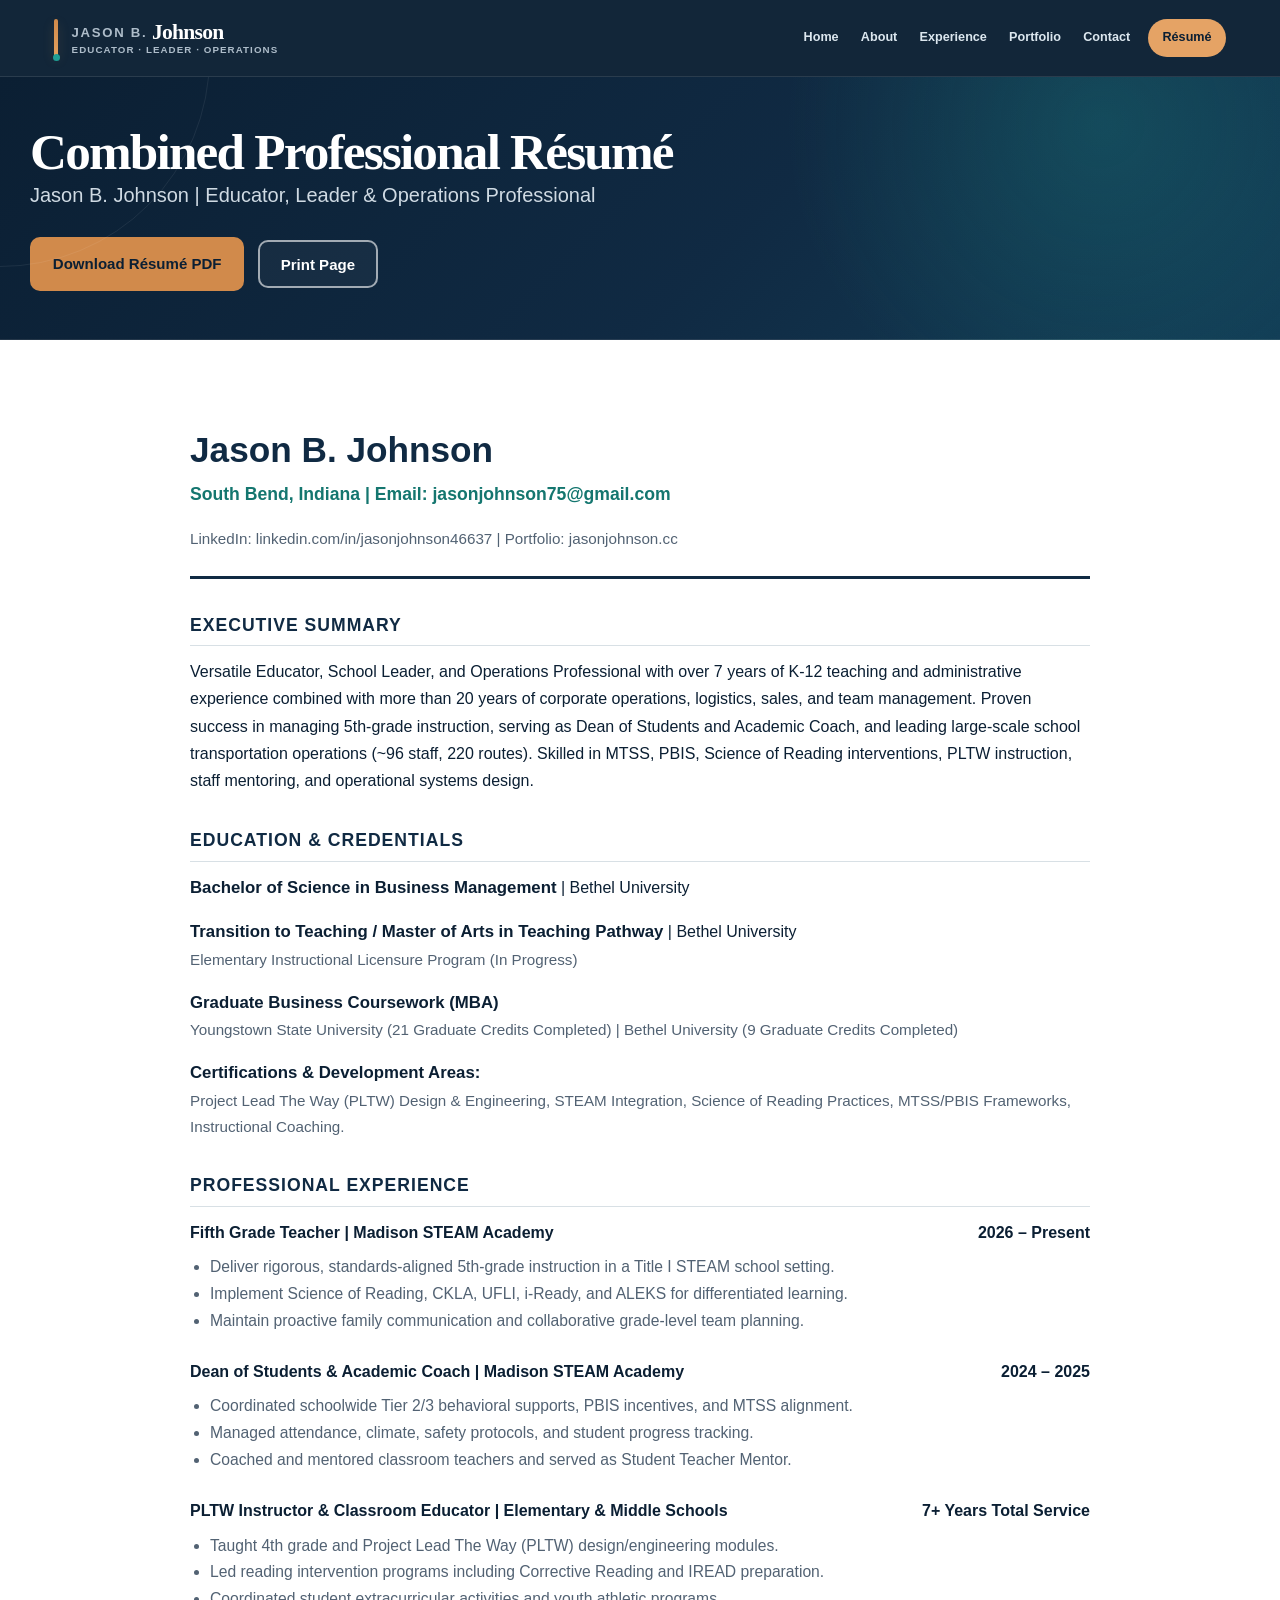
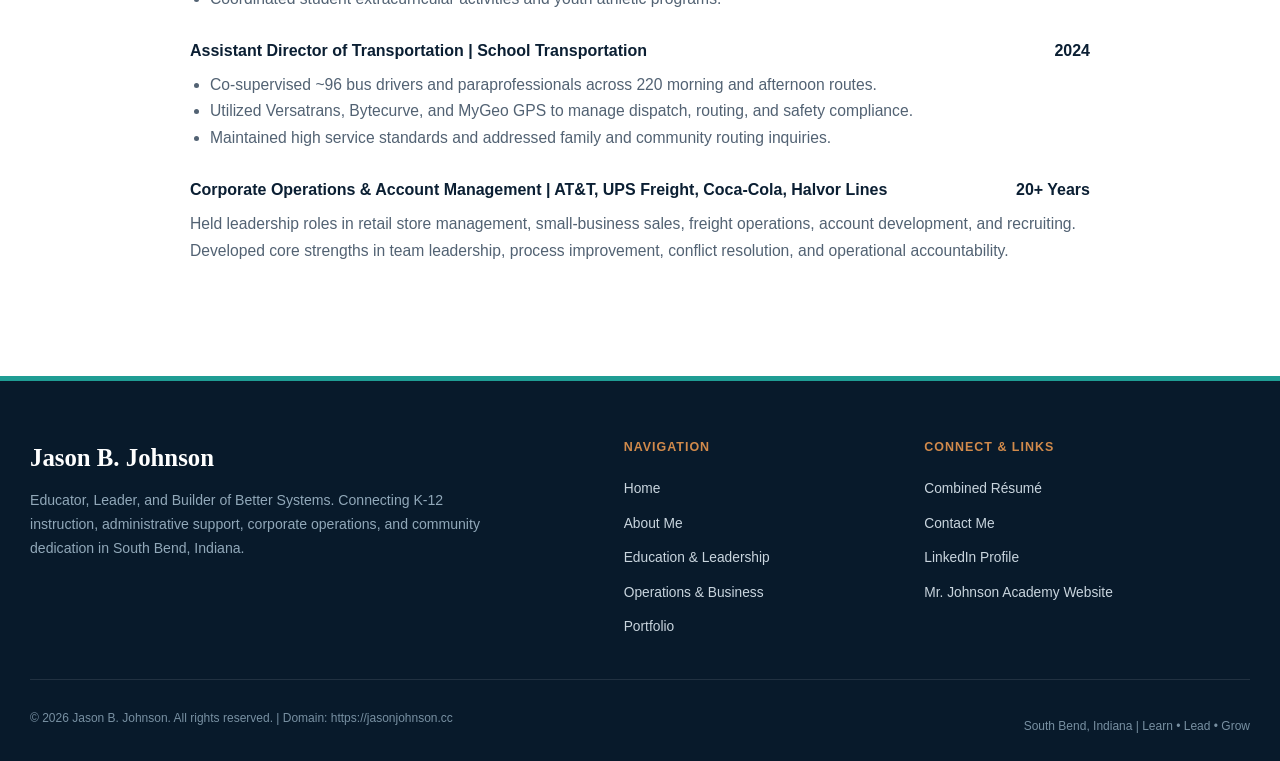
<file: resume.html>
<!DOCTYPE html>
<html lang="en">
<head>
  <meta charset="UTF-8">
  <meta name="viewport" content="width=device-width, initial-scale=1.0">
  <title>Professional Résumé | Jason B. Johnson</title>
  <meta name="description" content="View and download Jason B. Johnson's combined professional résumé covering education, school leadership, operations, transportation, and business experience.">
  <meta name="robots" content="index,follow,max-image-preview:large,max-snippet:-1,max-video-preview:-1">
  <meta name="author" content="Jason B. Johnson">
  <link rel="canonical" href="https://jasonjohnson.cc/resume.html">
  <link rel="icon" href="assets/images/favicon.svg" type="image/svg+xml">
  <link rel="stylesheet" href="assets/css/styles.css?v=20260913">

  <!-- Open Graph -->
  <meta property="og:title" content="Professional Résumé | Jason B. Johnson">
  <meta property="og:description" content="A combined résumé covering education, school leadership, operations, transportation, and business experience.">
  <meta property="og:url" content="https://jasonjohnson.cc/resume.html">
  <meta property="og:type" content="website">
  <meta property="og:site_name" content="Jason B. Johnson">
  <meta property="og:locale" content="en_US">
  <meta property="og:image" content="https://jasonjohnson.cc/assets/images/jason-johnson-social-card.png">
  <meta property="og:image:width" content="1200"><meta property="og:image:height" content="630">
  <meta property="og:image:alt" content="Jason B. Johnson, educator, leader, and operations professional">
  <meta name="twitter:card" content="summary_large_image">
  <meta name="twitter:title" content="Professional Résumé | Jason B. Johnson">
  <meta name="twitter:description" content="A combined résumé covering education, school leadership, operations, transportation, and business experience.">
  <meta name="twitter:image" content="https://jasonjohnson.cc/assets/images/jason-johnson-social-card.png">

  <!-- Structured Data -->
  <script type="application/ld+json">
  {
    "@context": "https://schema.org",
    "@type": "Person",
    "name": "Jason B. Johnson",
    "jobTitle": "Fifth Grade Teacher and Operations Leader",
    "worksFor": {
      "@type": "EducationalOrganization",
      "name": "Madison STEAM Academy"
    },
    "address": {
      "@type": "PostalAddress",
      "addressLocality": "South Bend",
      "addressRegion": "IN"
    },
    "email": "mailto:jasonjohnson75@gmail.com",
    "sameAs": [
      "https://www.linkedin.com/in/jasonjohnson46637",
      "https://www.mrjohnsonacademy.com/"
    ]
  }
  </script>
</head>
<body class="resume-page">

  <a class="skip-link" href="#main-content">Skip to main content</a>

  <header>
    <div class="nav-container">
      <a href="index.html" class="logo-link" aria-label="Jason B. Johnson home">
        <span class="brand-mark" aria-hidden="true"></span>
        <span class="brand-copy"><span class="brand-name"><span class="initial">Jason B.</span>Johnson</span><span class="brand-role">Educator · Leader · Operations</span></span>
      </a>
      <button type="button" class="menu-toggle" aria-label="Open navigation menu" aria-expanded="false" aria-controls="site-navigation">&#9776;</button>
      <nav aria-label="Primary navigation">
      <ul class="nav-menu" id="site-navigation">
        <li><a href="index.html">Home</a></li>
        <li><a href="about.html">About</a></li>
        <li><a href="experience.html">Experience</a></li>
        <li><a href="portfolio.html">Portfolio</a></li>
        <li><a href="contact.html">Contact</a></li>
        <li><a href="resume.html" class="active nav-cta" aria-current="page">Résumé</a></li>
      </ul>
      </nav>
    </div>
  </header>

  <main id="main-content">
  <section class="hero page-hero">
    <div class="section-container">
      <h1>Combined Professional Résumé</h1>
      <p class="hero-subtitle">Jason B. Johnson | Educator, Leader &amp; Operations Professional</p>
      <div class="hero-btns mt-1-5">
        <a href="assets/docs/Jason_B_Johnson_Professional_Resume.pdf" download class="btn btn-accent">Download Résumé PDF</a>
        <button type="button" onclick="window.print()" class="btn btn-secondary">Print Page</button>
      </div>
    </div>
  </section>

  <section class="section-white">
    <div class="section-container resume-container">

      <!-- Resume Header Block -->
      <div class="resume-header">
        <h2>Jason B. Johnson</h2>
        <p class="resume-primary-contact">South Bend, Indiana | Email: jasonjohnson75@gmail.com</p>
        <p class="resume-secondary-contact">LinkedIn: linkedin.com/in/jasonjohnson46637 | Portfolio: jasonjohnson.cc</p>
      </div>

      <!-- Executive Summary -->
      <div class="resume-section">
        <h3 class="resume-section-title">Executive Summary</h3>
        <p>Versatile Educator, School Leader, and Operations Professional with over 7 years of K-12 teaching and administrative experience combined with more than 20 years of corporate operations, logistics, sales, and team management. Proven success in managing 5th-grade instruction, serving as Dean of Students and Academic Coach, and leading large-scale school transportation operations (~96 staff, 220 routes). Skilled in MTSS, PBIS, Science of Reading interventions, PLTW instruction, staff mentoring, and operational systems design.</p>
      </div>

      <!-- Education &amp; Credentials -->
      <div class="resume-section">
        <h3 class="resume-section-title">Education &amp; Credentials</h3>

        <div class="resume-credential">
          <strong class="resume-credential-title">Bachelor of Science in Business Management</strong> | Bethel University
        </div>
        <div class="resume-credential">
          <strong class="resume-credential-title">Transition to Teaching / Master of Arts in Teaching Pathway</strong> | Bethel University
          <p class="resume-detail">Elementary Instructional Licensure Program (In Progress)</p>
        </div>
        <div class="resume-credential">
          <strong class="resume-credential-title">Graduate Business Coursework (MBA)</strong>
          <p class="resume-detail">Youngstown State University (21 Graduate Credits Completed) | Bethel University (9 Graduate Credits Completed)</p>
        </div>
        <div>
          <strong class="resume-credential-title">Certifications &amp; Development Areas:</strong>
          <p class="resume-detail">Project Lead The Way (PLTW) Design &amp; Engineering, STEAM Integration, Science of Reading Practices, MTSS/PBIS Frameworks, Instructional Coaching.</p>
        </div>
      </div>

      <!-- Professional Experience -->
      <div class="resume-section">
        <h3 class="resume-section-title">Professional Experience</h3>

        <!-- Role 1 -->
        <div class="resume-entry">
          <div class="resume-role-row">
            <span>Fifth Grade Teacher | Madison STEAM Academy</span>
            <span>2026 – Present</span>
          </div>
          <ul class="resume-list">
            <li>Deliver rigorous, standards-aligned 5th-grade instruction in a Title I STEAM school setting.</li>
            <li>Implement Science of Reading, CKLA, UFLI, i-Ready, and ALEKS for differentiated learning.</li>
            <li>Maintain proactive family communication and collaborative grade-level team planning.</li>
          </ul>
        </div>

        <!-- Role 2 -->
        <div class="resume-entry">
          <div class="resume-role-row">
            <span>Dean of Students &amp; Academic Coach | Madison STEAM Academy</span>
            <span>2024 – 2025</span>
          </div>
          <ul class="resume-list">
            <li>Coordinated schoolwide Tier 2/3 behavioral supports, PBIS incentives, and MTSS alignment.</li>
            <li>Managed attendance, climate, safety protocols, and student progress tracking.</li>
            <li>Coached and mentored classroom teachers and served as Student Teacher Mentor.</li>
          </ul>
        </div>

        <!-- Role 3 -->
        <div class="resume-entry">
          <div class="resume-role-row">
            <span>PLTW Instructor &amp; Classroom Educator | Elementary &amp; Middle Schools</span>
            <span>7+ Years Total Service</span>
          </div>
          <ul class="resume-list">
            <li>Taught 4th grade and Project Lead The Way (PLTW) design/engineering modules.</li>
            <li>Led reading intervention programs including Corrective Reading and IREAD preparation.</li>
            <li>Coordinated student extracurricular activities and youth athletic programs.</li>
          </ul>
        </div>

        <!-- Role 4 -->
        <div class="resume-entry">
          <div class="resume-role-row">
            <span>Assistant Director of Transportation | School Transportation</span>
            <span>2024</span>
          </div>
          <ul class="resume-list">
            <li>Co-supervised ~96 bus drivers and paraprofessionals across 220 morning and afternoon routes.</li>
            <li>Utilized Versatrans, Bytecurve, and MyGeo GPS to manage dispatch, routing, and safety compliance.</li>
            <li>Maintained high service standards and addressed family and community routing inquiries.</li>
          </ul>
        </div>

        <!-- Corporate Background -->
        <div class="resume-entry">
          <div class="resume-role-row">
            <span>Corporate Operations &amp; Account Management | AT&amp;T, UPS Freight, Coca-Cola, Halvor Lines</span>
            <span>20+ Years</span>
          </div>
          <p class="resume-entry-copy">
            Held leadership roles in retail store management, small-business sales, freight operations, account development, and recruiting. Developed core strengths in team leadership, process improvement, conflict resolution, and operational accountability.
          </p>
        </div>

      </div>

    </div>
  </section>

  </main>

  <footer>
    <div class="footer-container">
      <div class="footer-brand">
        <h2>Jason B. Johnson</h2>
        <p>Educator, Leader, and Builder of Better Systems. Connecting K-12 instruction, administrative support, corporate operations, and community dedication in South Bend, Indiana.</p>
      </div>
      <div class="footer-links">
        <h3>Navigation</h3>
        <ul>
          <li><a href="index.html">Home</a></li>
          <li><a href="about.html">About Me</a></li>
          <li><a href="education-leadership.html">Education &amp; Leadership</a></li>
          <li><a href="operations-business.html">Operations &amp; Business</a></li>
          <li><a href="portfolio.html">Portfolio</a></li>
        </ul>
      </div>
      <div class="footer-links">
        <h3>Connect &amp; Links</h3>
        <ul>
          <li><a href="resume.html">Combined Résumé</a></li>
          <li><a href="contact.html">Contact Me</a></li>
          <li><a href="https://www.linkedin.com/in/jasonjohnson46637" target="_blank" rel="noopener">LinkedIn Profile</a></li>
          <li><a href="https://www.mrjohnsonacademy.com/" target="_blank" rel="noopener">Mr. Johnson Academy Website</a></li>
        </ul>
      </div>
    </div>
    <div class="footer-bottom">
      <p>&copy; 2026 Jason B. Johnson. All rights reserved. | Domain: https://jasonjohnson.cc</p>
      <p>South Bend, Indiana | Learn &bull; Lead &bull; Grow</p>
    </div>
  </footer>

  <script src="assets/js/main.js?v=20260913"></script>
</body>
</html>
</file>
<file: assets/css/styles.css>
/* Jason B. Johnson Professional Portfolio */

:root {
  --ink: #0b1f33;
  --navy: #102a43;
  --navy-soft: #173b5e;
  --teal: #1f9d94;
  --teal-dark: #14766f;
  --teal-light: #dff3f1;
  --copper: #d18a4b;
  --copper-dark: #a9652f;
  --ivory: #f7f3eb;
  --sand: #eee5d8;
  --slate: #526273;
  --white: #ffffff;
  --mist: #edf3f5;
  --light-gray: #e5eaee;
  --border-color: #d8e0e5;
  --shadow-sm: 0 8px 24px rgba(11, 31, 51, 0.07);
  --shadow-md: 0 18px 50px rgba(11, 31, 51, 0.13);
  --font-main: Inter, Aptos, -apple-system, BlinkMacSystemFont, "Segoe UI", Roboto, Helvetica, Arial, sans-serif;
  --font-display: Georgia, "Times New Roman", serif;
  --max-width: 1220px;
  --transition: 180ms ease;
}

*, *::before, *::after {
  box-sizing: border-box;
  margin: 0;
  padding: 0;
}

html {
  scroll-behavior: smooth;
}

body {
  background: var(--ivory);
  color: var(--ink);
  display: flex;
  flex-direction: column;
  font-family: var(--font-main);
  font-size: 1rem;
  line-height: 1.7;
  min-height: 100vh;
  text-rendering: optimizeLegibility;
}

img {
  display: block;
  max-width: 100%;
}

a {
  color: var(--teal-dark);
  text-decoration: none;
  transition: color var(--transition), background-color var(--transition), border-color var(--transition), transform var(--transition);
}

a:hover {
  color: var(--ink);
}

a:focus-visible,
button:focus-visible,
input:focus-visible,
textarea:focus-visible {
  outline: 3px solid var(--white);
  outline-offset: 3px;
  box-shadow: 0 0 0 6px #7a3e13;
}

.skip-link {
  background: var(--white);
  border: 3px solid #7a3e13;
  border-radius: 0 0 8px 8px;
  color: var(--ink);
  font-weight: 800;
  left: 1rem;
  padding: 0.7rem 1rem;
  position: fixed;
  top: -100px;
  z-index: 2000;
}

.skip-link:focus {
  top: 0;
}

p + p {
  margin-top: 1rem;
}

/* Header and navigation */
header {
  background: rgba(11, 31, 51, 0.97);
  border-bottom: 1px solid rgba(255, 255, 255, 0.1);
  color: var(--white);
  position: sticky;
  top: 0;
  z-index: 1000;
}

.nav-container {
  align-items: center;
  display: flex;
  justify-content: space-between;
  margin: 0 auto;
  max-width: var(--max-width);
  min-height: 76px;
  padding: 0.8rem 1.5rem;
}

.logo-link {
  align-items: center;
  color: var(--white);
  display: flex;
  flex: 0 0 auto;
  gap: 0.85rem;
  min-width: 225px;
}

.logo-link:hover {
  color: var(--white);
}

.brand-mark {
  background: linear-gradient(180deg, var(--copper), #e4a05e);
  border-radius: 3px;
  box-shadow: 0 4px 12px rgba(209, 138, 75, 0.2);
  height: 38px;
  position: relative;
  width: 4px;
}

.brand-mark::after {
  background: var(--teal);
  border-radius: 50%;
  bottom: -4px;
  content: "";
  height: 7px;
  position: absolute;
  right: -1.5px;
  width: 7px;
}

.brand-copy {
  display: grid;
  gap: 0.08rem;
  line-height: 1;
}

.brand-name {
  color: var(--white);
  font-family: var(--font-display);
  font-size: 1.35rem;
  font-weight: 700;
  letter-spacing: -0.035em;
}

.brand-name .initial {
  color: #aebdca;
  font-family: var(--font-main);
  font-size: 0.61em;
  font-weight: 750;
  letter-spacing: 0.13em;
  margin-right: 0.28rem;
  text-transform: uppercase;
  vertical-align: 0.15em;
}

.brand-role {
  color: #aebdca;
  font-size: 0.61rem;
  font-weight: 700;
  letter-spacing: 0.11em;
  text-transform: uppercase;
}

.nav-menu {
  align-items: center;
  display: flex;
  gap: 0.15rem;
  list-style: none;
}

.nav-menu a {
  border-radius: 999px;
  color: #dce7ef;
  display: block;
  font-size: 0.79rem;
  font-weight: 650;
  padding: 0.52rem 0.62rem;
  white-space: nowrap;
}

.nav-menu a:hover,
.nav-menu a.active {
  background: rgba(255, 255, 255, 0.09);
  color: var(--white);
}

.nav-menu a.active {
  box-shadow: inset 0 -2px 0 var(--teal);
}

.nav-menu a.nav-cta {
  background: var(--copper);
  box-shadow: none;
  color: var(--ink);
  margin-left: 0.35rem;
  padding-left: 0.9rem;
  padding-right: 0.9rem;
}

.nav-menu a.nav-cta:hover,
.nav-menu a.nav-cta.active {
  background: #e5a365;
  color: var(--ink);
}

.menu-toggle {
  background: rgba(255, 255, 255, 0.08);
  border: 1px solid rgba(255, 255, 255, 0.18);
  border-radius: 10px;
  color: var(--white);
  cursor: pointer;
  display: none;
  font-size: 1.45rem;
  height: 44px;
  line-height: 1;
  width: 48px;
}

/* Hero */
.hero {
  background:
    radial-gradient(circle at 86% 18%, rgba(31, 157, 148, 0.24), transparent 28%),
    linear-gradient(135deg, var(--ink) 0%, var(--navy) 58%, #123c55 100%);
  border-bottom: 1px solid rgba(255, 255, 255, 0.1);
  color: var(--white);
  overflow: hidden;
  padding: 3.8rem 1.5rem;
  position: relative;
}

.home-hero {
  padding-bottom: 5.2rem;
  padding-top: 5rem;
}

.hero::before {
  border: 1px solid rgba(255, 255, 255, 0.07);
  border-radius: 50%;
  content: "";
  height: 420px;
  left: -210px;
  position: absolute;
  top: -230px;
  width: 420px;
}

.hero-container {
  align-items: center;
  display: grid;
  gap: clamp(2.5rem, 6vw, 6rem);
  grid-template-columns: minmax(0, 1.2fr) minmax(310px, 0.68fr);
  margin: 0 auto;
  max-width: var(--max-width);
  position: relative;
  z-index: 1;
}

.hero-content {
  max-width: 720px;
}

.eyebrow,
.section-kicker {
  color: var(--teal);
  font-size: 0.76rem;
  font-weight: 800;
  letter-spacing: 0.16em;
  margin-bottom: 1rem;
  text-transform: uppercase;
}

.section-kicker.light {
  color: #8dd9d3;
}

.hero-content h1 {
  color: var(--white);
  font-family: var(--font-display);
  font-size: clamp(3rem, 5.6vw, 5.4rem);
  font-weight: 700;
  letter-spacing: -0.045em;
  line-height: 0.98;
  margin-bottom: 1.5rem;
}

.hero-content h1 span {
  color: #9edbd6;
}

.hero-subtitle {
  color: #cfdae3;
  font-size: clamp(1.06rem, 1.6vw, 1.25rem);
  line-height: 1.65;
  margin-bottom: 1.6rem;
  max-width: 680px;
}

.current-role {
  align-items: center;
  color: #edf5f8;
  display: flex;
  font-size: 0.9rem;
  gap: 0.65rem;
  margin-bottom: 1.8rem;
}

.current-role-dot {
  background: var(--copper);
  border-radius: 50%;
  box-shadow: 0 0 0 6px rgba(209, 138, 75, 0.15);
  flex: 0 0 auto;
  height: 9px;
  width: 9px;
}

.hero-btns {
  align-items: center;
  display: flex;
  flex-wrap: wrap;
  gap: 0.85rem;
}

.btn {
  align-items: center;
  border: 2px solid transparent;
  border-radius: 10px;
  cursor: pointer;
  display: inline-flex;
  font-family: inherit;
  font-size: 0.94rem;
  font-weight: 750;
  justify-content: center;
  min-height: 48px;
  padding: 0.75rem 1.3rem;
  text-align: center;
}

.btn:hover {
  text-decoration: none;
  transform: translateY(-2px);
}

.btn-primary {
  background: var(--teal-dark);
  box-shadow: 0 10px 24px rgba(31, 157, 148, 0.22);
  color: var(--white);
}

.btn-primary:hover {
  background: #0f625d;
  color: var(--white);
}

.btn-secondary {
  background: rgba(255, 255, 255, 0.04);
  border-color: rgba(255, 255, 255, 0.6);
  color: var(--white);
}

.btn-secondary:hover {
  background: var(--white);
  border-color: var(--white);
  color: var(--ink);
}

.btn-accent {
  background: var(--copper);
  color: var(--ink);
}

.btn-accent:hover {
  background: #e5a365;
  color: var(--ink);
}

.hero-links {
  align-items: center;
  color: #6f8da3;
  display: flex;
  flex-wrap: wrap;
  font-size: 0.9rem;
  gap: 0.7rem;
  margin-top: 1.35rem;
}

.hero-links a {
  color: #a6ddd8;
  font-weight: 650;
}

.hero-links a:hover {
  color: var(--white);
}

.profile-card {
  margin: 0;
  max-width: 390px;
  position: relative;
  width: 100%;
}

.profile-accent {
  background: var(--copper);
  border-radius: 24px;
  bottom: 34px;
  left: -20px;
  position: absolute;
  right: 24px;
  top: 24px;
  transform: rotate(-3deg);
}

.profile-frame {
  aspect-ratio: 4 / 5;
  background: var(--navy-soft);
  border: 5px solid rgba(255, 255, 255, 0.92);
  border-radius: 24px 24px 0 0;
  box-shadow: var(--shadow-md);
  overflow: hidden;
  position: relative;
}

.profile-frame img {
  height: 100%;
  object-fit: cover;
  object-position: 50% 15%;
  width: 100%;
}

.profile-frame picture {
  display: block;
  height: 100%;
}

.profile-card figcaption {
  background: var(--white);
  border-radius: 0 0 24px 24px;
  box-shadow: var(--shadow-md);
  color: var(--ink);
  display: flex;
  flex-direction: column;
  padding: 1.05rem 1.25rem 1.15rem;
  position: relative;
}

.profile-card figcaption strong {
  font-size: 1.08rem;
}

.profile-card figcaption span {
  color: var(--slate);
  font-size: 0.78rem;
  font-weight: 650;
  margin-top: 0.1rem;
}

/* Statistics */
.stats-section {
  background: var(--white);
  border-bottom: 1px solid var(--border-color);
  padding: 0 1.5rem;
}

.stats-grid {
  background: var(--white);
  border: 1px solid var(--border-color);
  border-radius: 18px;
  box-shadow: var(--shadow-md);
  display: grid;
  grid-template-columns: repeat(4, 1fr);
  margin: -2rem auto 0;
  max-width: var(--max-width);
  overflow: hidden;
  position: relative;
  z-index: 2;
}

.stat-card {
  padding: 1.55rem 1.35rem;
  text-align: left;
}

.stat-card + .stat-card {
  border-left: 1px solid var(--border-color);
}

.stat-number {
  color: var(--ink);
  font-family: var(--font-display);
  font-size: clamp(1.65rem, 2.5vw, 2.25rem);
  font-weight: 700;
  letter-spacing: -0.035em;
  line-height: 1.1;
  margin-bottom: 0.3rem;
}

.stat-label {
  color: var(--slate);
  font-size: 0.78rem;
  font-weight: 700;
  line-height: 1.4;
}

/* Shared sections */
section {
  padding: 5rem 1.5rem;
}

.section-container {
  margin: 0 auto;
  max-width: var(--max-width);
}

.display-title,
.section-title {
  color: var(--ink);
  font-family: var(--font-display);
  font-size: clamp(2rem, 4vw, 3.35rem);
  font-weight: 700;
  letter-spacing: -0.035em;
  line-height: 1.08;
}

.section-title {
  font-size: clamp(1.9rem, 3.2vw, 2.75rem);
  margin-bottom: 2rem;
}

.section-title::after {
  background: var(--teal);
  border-radius: 999px;
  content: "";
  display: block;
  height: 4px;
  margin-top: 0.85rem;
  width: 54px;
}

.intro-section {
  background: var(--white);
}

.intro-grid {
  align-items: start;
  display: grid;
  gap: clamp(2.5rem, 8vw, 7rem);
  grid-template-columns: minmax(0, 1fr) minmax(300px, 0.78fr);
}

.intro-copy {
  border-left: 3px solid var(--copper);
  color: var(--slate);
  font-size: 1.05rem;
  padding-left: 1.6rem;
}

.text-link,
.card-link {
  align-items: center;
  color: var(--teal-dark);
  display: inline-flex;
  font-size: 0.9rem;
  font-weight: 800;
  gap: 0.35rem;
  margin-top: 1.35rem;
}

.text-link:hover,
.card-link:hover {
  color: var(--copper-dark);
}

.focus-section {
  background: var(--ivory);
}

.section-heading-row {
  align-items: end;
  display: flex;
  justify-content: space-between;
  margin-bottom: 2.4rem;
}

.section-heading-row .display-title {
  max-width: 760px;
}

.section-heading-row > p {
  color: var(--copper-dark);
  font-size: 0.82rem;
  font-weight: 850;
  letter-spacing: 0.1em;
  text-transform: uppercase;
}

.grid-2 {
  display: grid;
  gap: 1.6rem;
  grid-template-columns: repeat(2, minmax(0, 1fr));
}

.grid-3 {
  display: grid;
  gap: 1.5rem;
  grid-template-columns: repeat(3, minmax(0, 1fr));
}

.card {
  background: var(--white);
  border: 1px solid var(--border-color);
  border-radius: 18px;
  box-shadow: var(--shadow-sm);
  padding: 1.8rem;
  transition: box-shadow var(--transition), transform var(--transition), border-color var(--transition);
}

.card:hover {
  border-color: rgba(31, 157, 148, 0.45);
  box-shadow: var(--shadow-md);
  transform: translateY(-4px);
}

.card-tag {
  background: var(--teal-light);
  border-radius: 999px;
  color: var(--teal-dark);
  display: inline-block;
  font-size: 0.7rem;
  font-weight: 850;
  letter-spacing: 0.05em;
  margin-bottom: 1rem;
  padding: 0.35rem 0.72rem;
  text-transform: uppercase;
}

.card h3 {
  color: var(--ink);
  font-family: var(--font-display);
  font-size: 1.35rem;
  line-height: 1.22;
  margin-bottom: 0.75rem;
}

.card p {
  color: var(--slate);
  font-size: 0.94rem;
}

.card ul {
  color: var(--slate);
  padding-left: 1.2rem;
}

.card li + li {
  margin-top: 0.55rem;
}

.focus-card {
  display: flex;
  flex-direction: column;
  min-height: 360px;
  overflow: hidden;
  padding-top: 2.2rem;
  position: relative;
}

.focus-card::before {
  background: var(--teal);
  content: "";
  height: 5px;
  left: 0;
  position: absolute;
  right: 0;
  top: 0;
}

.focus-card:nth-child(2)::before {
  background: var(--copper);
}

.focus-card:nth-child(3)::before {
  background: var(--navy-soft);
}

.focus-card .card-link {
  margin-top: auto;
  padding-top: 1.5rem;
}

.card-number {
  color: #d5e0e6;
  font-family: var(--font-display);
  font-size: 2.6rem;
  font-weight: 700;
  line-height: 1;
  margin-bottom: 1rem;
}

.philosophy-section {
  background: var(--ink);
  padding-bottom: 0;
  padding-top: 0;
}

.philosophy-grid {
  display: grid;
  grid-template-columns: 1.12fr 0.88fr;
  max-width: none;
}

.quote-panel,
.principles-panel {
  padding: clamp(3.5rem, 7vw, 6.5rem);
}

.quote-panel {
  background:
    linear-gradient(rgba(11, 31, 51, 0.88), rgba(11, 31, 51, 0.94)),
    radial-gradient(circle at top right, var(--teal), transparent 55%);
  color: var(--white);
}

.quote-panel blockquote {
  font-family: var(--font-display);
  font-size: clamp(1.8rem, 3vw, 3rem);
  letter-spacing: -0.025em;
  line-height: 1.25;
  max-width: 760px;
}

.principles-panel {
  background: var(--teal);
  color: var(--ink);
}

.principles-panel h2 {
  font-family: var(--font-display);
  font-size: clamp(1.8rem, 3vw, 2.55rem);
  margin-bottom: 2rem;
}

.principles-list {
  list-style: none;
}

.principles-list li {
  align-items: flex-start;
  border-top: 1px solid rgba(11, 31, 51, 0.24);
  display: grid;
  gap: 1rem;
  grid-template-columns: 32px 1fr;
  padding: 1rem 0;
}

.principles-list li:last-child {
  border-bottom: 1px solid rgba(11, 31, 51, 0.24);
}

.principles-list span {
  color: rgba(11, 31, 51, 0.62);
  font-size: 0.72rem;
  font-weight: 850;
}

.principles-list strong {
  font-size: 0.96rem;
}

.cta-section {
  background: var(--white);
}

.cta-panel {
  align-items: center;
  background: var(--ivory);
  border: 1px solid var(--border-color);
  border-radius: 22px;
  display: flex;
  gap: 2rem;
  justify-content: space-between;
  padding: clamp(2rem, 5vw, 4rem);
}

.cta-panel h2 {
  font-family: var(--font-display);
  font-size: clamp(1.7rem, 3vw, 2.6rem);
  line-height: 1.15;
  max-width: 760px;
}

.cta-actions {
  align-items: center;
  display: flex;
  flex: 0 0 auto;
  flex-direction: column;
}

/* Portfolio */
.portfolio-intro {
  align-items: end;
  display: grid;
  gap: 2.5rem;
  grid-template-columns: 1.15fr 0.85fr;
  margin-bottom: 2.5rem;
}

.portfolio-intro .section-title,
.portfolio-intro .section-kicker {
  margin-bottom: 0;
}

.portfolio-intro > p {
  border-left: 3px solid var(--copper);
  color: var(--slate);
  padding-left: 1.25rem;
}

.portfolio-grid {
  display: grid;
  gap: 1.5rem;
  grid-template-columns: repeat(2, minmax(0, 1fr));
}

.project-card {
  display: flex;
  flex-direction: column;
  overflow: hidden;
  padding: 0;
}

.project-card:hover {
  transform: translateY(-3px);
}

.project-content {
  display: flex;
  flex: 1;
  flex-direction: column;
  padding: 1.7rem;
}

.project-content .card-link {
  margin-top: auto;
  padding-top: 1.2rem;
}

.project-featured {
  display: grid;
  grid-column: 1 / -1;
  grid-template-columns: minmax(300px, 0.9fr) minmax(0, 1.1fr);
}

.project-featured.reverse .project-visual {
  order: 2;
}

.project-visual {
  background: var(--navy);
  color: var(--white);
  min-height: 230px;
  overflow: hidden;
  padding: 1.7rem;
  position: relative;
}

.visual-label,
.visual-caption {
  font-size: 0.68rem;
  font-weight: 800;
  letter-spacing: 0.12em;
  position: relative;
  text-transform: uppercase;
  z-index: 2;
}

.visual-caption {
  bottom: 1.5rem;
  left: 1.7rem;
  position: absolute;
}

.visual-number {
  color: rgba(255, 255, 255, 0.18);
  font-family: var(--font-display);
  font-size: 4.6rem;
  font-weight: 700;
  line-height: 1;
  position: absolute;
  right: 1.25rem;
  top: 1rem;
}

.visual-academy {
  background: linear-gradient(145deg, #0b1f33, #173b5e);
}

.visual-academy strong {
  display: block;
  font-family: var(--font-display);
  font-size: clamp(2.25rem, 5vw, 4.2rem);
  letter-spacing: -0.05em;
  line-height: 0.9;
  margin-top: 2.2rem;
  position: relative;
  z-index: 2;
}

.browser-lines {
  background: rgba(255, 255, 255, 0.08);
  border: 1px solid rgba(255, 255, 255, 0.17);
  border-radius: 14px;
  height: 128px;
  padding: 1.2rem;
  position: absolute;
  right: -20px;
  top: 54px;
  transform: rotate(-6deg);
  width: 42%;
}

.browser-lines i {
  background: rgba(255, 255, 255, 0.25);
  border-radius: 999px;
  display: block;
  height: 8px;
  margin: 0.7rem 0;
}

.browser-lines i:nth-child(2) { width: 68%; }
.browser-lines i:nth-child(3) { background: var(--teal); width: 45%; }

.visual-support { background: linear-gradient(145deg, #173b5e, #102a43); }
.visual-steam { background: linear-gradient(145deg, #14766f, #0d4f4b); }
.visual-literacy { background: linear-gradient(145deg, #8d542a, #d18a4b); }
.visual-routes { background: linear-gradient(145deg, #243b53, #102a43); }
.visual-readykid { background: linear-gradient(145deg, #0f4c5c, #168c8c); }
.visual-studentready { background: linear-gradient(145deg, #123f37, #168c8c); }

.visual-studentready strong {
  display: block;
  font-family: var(--font-display);
  font-size: clamp(2.8rem, 5vw, 4.8rem);
  letter-spacing: -0.05em;
  margin-top: 1.8rem;
}

.support-rings {
  align-items: center;
  display: flex;
  height: 100%;
  justify-content: center;
}

.support-rings i {
  border: 2px solid rgba(255, 255, 255, 0.35);
  border-radius: 50%;
  position: absolute;
}

.support-rings i:nth-child(1) { height: 140px; width: 140px; }
.support-rings i:nth-child(2) { border-color: var(--teal); height: 92px; width: 92px; }
.support-rings i:nth-child(3) { background: var(--copper); border: 0; height: 34px; width: 34px; }

.blueprint-shape {
  border: 3px solid rgba(255, 255, 255, 0.75);
  height: 90px;
  left: 50%;
  position: absolute;
  top: 50%;
  transform: translate(-50%, -55%) rotate(45deg);
  width: 90px;
}

.blueprint-shape::after {
  border: 2px dashed var(--copper);
  content: "";
  inset: 13px;
  position: absolute;
}

.book-mark {
  background: var(--ivory);
  border-radius: 6px 14px 14px 6px;
  color: var(--copper-dark);
  font-family: var(--font-display);
  font-size: 2.4rem;
  font-weight: 700;
  left: 50%;
  padding: 1rem 2rem;
  position: absolute;
  top: 48%;
  transform: translate(-50%, -50%);
}

.route-map i {
  background: var(--copper);
  border: 5px solid rgba(255, 255, 255, 0.9);
  border-radius: 50%;
  height: 25px;
  position: absolute;
  width: 25px;
}

.route-map i:nth-child(1) { left: 20%; top: 42%; }
.route-map i:nth-child(2) { left: 50%; top: 29%; }
.route-map i:nth-child(3) { right: 18%; top: 58%; }

.route-map::before,
.route-map::after {
  border-top: 3px dashed rgba(255, 255, 255, 0.55);
  content: "";
  position: absolute;
  transform-origin: left center;
  width: 34%;
}

.route-map::before { left: 24%; top: 46%; transform: rotate(-13deg); }
.route-map::after { left: 53%; top: 34%; transform: rotate(23deg); }

.visual-readykid strong {
  display: block;
  font-family: var(--font-display);
  font-size: clamp(3rem, 6vw, 5.5rem);
  letter-spacing: -0.06em;
  margin-top: 1.8rem;
}

.pickup-flow {
  align-items: center;
  display: flex;
  margin-top: 1rem;
  max-width: 300px;
}

.pickup-flow i {
  align-items: center;
  background: var(--copper);
  border-radius: 50%;
  color: var(--ink);
  display: flex;
  font-style: normal;
  font-weight: 850;
  height: 32px;
  justify-content: center;
  width: 32px;
}

.pickup-flow span { background: rgba(255,255,255,.5); height: 2px; width: 46px; }

.project-proof {
  color: var(--slate);
  font-size: 0.88rem;
  list-style: none;
  margin-top: 1rem;
  padding-left: 0 !important;
}

.project-proof li {
  border-top: 1px solid var(--border-color);
  padding: 0.55rem 0;
}

.skills-line {
  border-top: 1px solid var(--border-color);
  font-size: 0.84rem !important;
  margin-top: 1rem;
  padding-top: 0.8rem;
}

.portfolio-cta {
  background: var(--ink);
  color: var(--white);
}

.portfolio-cta-inner {
  align-items: center;
  display: flex;
  gap: 2rem;
  justify-content: space-between;
}

.portfolio-cta h2 {
  color: var(--white);
  font-family: var(--font-display);
  font-size: clamp(2rem, 4vw, 3.2rem);
  line-height: 1.05;
  margin-bottom: 0.7rem;
}

.portfolio-cta p:last-child { color: #c7d4de; }

/* Timeline */
.timeline {
  border-left: 3px solid var(--teal);
  margin: 2rem 0;
  padding-left: 2rem;
  position: relative;
}

.timeline-item {
  margin-bottom: 2.5rem;
  position: relative;
}

.timeline-item::before {
  background: var(--copper);
  border: 3px solid var(--white);
  border-radius: 50%;
  content: "";
  height: 15px;
  left: calc(-2rem - 9px);
  position: absolute;
  top: 4px;
  width: 15px;
}

.timeline-role {
  color: var(--ink);
  font-family: var(--font-display);
  font-size: 1.35rem;
  font-weight: 700;
}

.timeline-org {
  color: var(--teal-dark);
  font-weight: 750;
}

.timeline-date {
  color: var(--slate);
  font-size: 0.88rem;
  font-weight: 650;
  margin-bottom: 0.65rem;
}

.timeline-desc {
  color: var(--slate);
}

.timeline-desc ul {
  margin-top: 0.5rem;
  padding-left: 1.2rem;
}

/* About portrait */
.about-sidebar {
  display: grid;
  gap: 1.25rem;
}

.about-portrait {
  background: var(--ink);
  border-radius: 20px;
  box-shadow: var(--shadow-md);
  overflow: hidden;
}

.about-portrait img {
  aspect-ratio: 4 / 3;
  height: auto;
  object-fit: cover;
  object-position: center 22%;
  width: 100%;
}


.about-portrait picture { display: block; }

.about-portrait figcaption {
  color: var(--white);
  padding: 1rem 1.25rem;
}

.about-portrait figcaption strong,
.about-portrait figcaption span {
  display: block;
}

.about-portrait figcaption span {
  color: #aac0cf;
  font-size: 0.82rem;
}

.quick-facts {
  list-style: none;
  margin-top: 1rem;
}

.quick-facts li {
  border-top: 1px solid var(--border-color);
  color: var(--slate);
  padding: 0.75rem 0;
}

.quick-facts strong {
  color: var(--ink);
}

/* Contact */
.contact-grid {
  display: grid;
  gap: 2rem;
  grid-template-columns: 0.85fr 1.15fr;
}

.contact-info {
  background: var(--ink);
  border-radius: 20px;
  box-shadow: var(--shadow-md);
  color: var(--white);
  padding: 2.5rem;
}

.contact-info h2,
.contact-info h3 {
  color: var(--white);
  font-family: var(--font-display);
  font-size: 1.7rem;
  margin-bottom: 1.2rem;
}

.contact-detail-item {
  border-top: 1px solid rgba(255, 255, 255, 0.12);
  padding: 1rem 0;
}

.contact-detail-item strong {
  color: var(--copper);
  display: block;
  font-size: 0.72rem;
  letter-spacing: 0.08em;
  text-transform: uppercase;
}

.contact-detail-item a {
  color: var(--ivory);
  font-size: 1rem;
  overflow-wrap: anywhere;
}

.contact-form {
  background: var(--white);
  border: 1px solid var(--border-color);
  border-radius: 20px;
  box-shadow: var(--shadow-sm);
  padding: 2.5rem;
}

.form-group {
  margin-bottom: 1.2rem;
}

.form-group label {
  color: var(--ink);
  display: block;
  font-size: 0.9rem;
  font-weight: 750;
  margin-bottom: 0.4rem;
}

.form-group input,
.form-group textarea {
  background: #fbfcfd;
  border: 2px solid #7b8794;
  border-radius: 10px;
  font-family: inherit;
  font-size: 1rem;
  padding: 0.8rem 0.9rem;
  width: 100%;
}

/* Shared page and utility styles */
.page-hero {
  padding: 3rem 1.5rem;
}

.page-hero h1 {
  color: var(--white);
  font-family: var(--font-display);
  font-size: clamp(2.25rem, 4vw, 3.6rem);
  letter-spacing: -0.035em;
  line-height: 1.05;
}

.error-hero {
  padding: 4rem 1.5rem;
  text-align: center;
}
.error-hero h1 {
  color: var(--white);
  font-family: var(--font-display);
  font-size: clamp(2.5rem, 6vw, 4rem);
}
.error-hero .hero-subtitle { margin: 0 auto 2rem; }

.section-white { background-color: var(--white); }
.align-start { align-items: start; }
.mt-1 { margin-top: 1rem; }
.mt-1-5 { margin-top: 1.5rem; }
.mt-2 { margin-top: 2rem; }
.mb-2 { margin-bottom: 2rem; }
.text-ivory { color: var(--ivory); }
.contact-intro { color: #cbd5e1; margin-bottom: 2rem; }
.contact-heading { color: var(--navy); margin-bottom: 1.5rem; }
.full-width { width: 100%; }
.accent-border-copper { border-left: 4px solid var(--copper); }
.accent-border-teal { border-left: 4px solid var(--teal); }

.framework-grid {
  display: grid;
  gap: 1rem;
  grid-template-columns: repeat(auto-fit, minmax(220px, 1fr));
  list-style: none;
  margin-top: 1.5rem;
}

.framework-grid .card { padding: 1rem; }

.resume-container { max-width: 900px; }
.resume-header {
  border-bottom: 3px solid var(--navy);
  margin-bottom: 2rem;
  padding-bottom: 1.5rem;
}
.resume-header h2 { color: var(--navy); font-size: 2.2rem; }
.resume-primary-contact { color: var(--teal-dark); font-size: 1.1rem; font-weight: 700; }
.resume-secondary-contact { color: var(--slate); font-size: 0.95rem; }
.resume-section { margin-bottom: 2rem; }
.resume-section-title {
  border-bottom: 1px solid var(--border-color);
  color: var(--navy);
  font-size: 1.1rem;
  letter-spacing: 1px;
  margin-bottom: 0.75rem;
  padding-bottom: 0.3rem;
  text-transform: uppercase;
}
.resume-entry { margin-bottom: 1.5rem; }
.resume-entry:last-child { margin-bottom: 0; }
.resume-role-row {
  display: flex;
  font-weight: 700;
  gap: 1rem;
  justify-content: space-between;
}
.resume-role-row span:last-child { flex: 0 0 auto; text-align: right; }
.resume-list {
  color: var(--slate);
  font-size: 0.98rem;
  margin-left: 1.25rem;
  margin-top: 0.5rem;
}
.resume-detail { color: var(--slate); font-size: 0.95rem; }
.resume-credential { margin-bottom: 1rem; }
.resume-credential-title { font-size: 1.05rem; }
.resume-entry-copy { color: var(--slate); font-size: 0.98rem; margin-top: 0.5rem; }

.featured-work-section { background: var(--white); }
.featured-work-grid {
  display: grid;
  gap: 1.5rem;
  grid-template-columns: repeat(3, minmax(0, 1fr));
}
.featured-work-card {
  border-top: 5px solid var(--teal);
  display: flex;
  flex-direction: column;
  min-height: 305px;
}
.featured-work-card:nth-child(2) { border-top-color: var(--copper); }
.featured-work-card:nth-child(3) { border-top-color: var(--navy-soft); }
.featured-work-card .card-link { margin-top: auto; padding-top: 1.25rem; }
.project-status {
  color: var(--slate);
  font-size: 0.78rem;
  font-weight: 700;
  margin-bottom: 0.8rem;
  text-transform: uppercase;
}

.form-group textarea {
  min-height: 140px;
  resize: vertical;
}

.privacy-note {
  color: var(--slate);
  font-size: 0.8rem;
  margin-top: 1rem;
}

/* Footer */
footer {
  background: #081a2b;
  border-top: 5px solid var(--teal);
  color: var(--ivory);
  margin-top: auto;
  padding: 3.5rem 1.5rem 1.5rem;
}

.footer-container {
  display: grid;
  gap: 2.5rem;
  grid-template-columns: 1.7fr 0.8fr 1fr;
  margin: 0 auto 2.5rem;
  max-width: var(--max-width);
}

.footer-brand h2 {
  color: var(--white);
  font-family: var(--font-display);
  font-size: 1.55rem;
  margin-bottom: 0.6rem;
}

.footer-brand p {
  color: #91a8b9;
  font-size: 0.88rem;
  max-width: 460px;
}

  .footer-links h3,
  .footer-links h4 {
  color: var(--copper);
  font-size: 0.78rem;
  letter-spacing: 0.08em;
  margin-bottom: 1rem;
  text-transform: uppercase;
}

.footer-links ul {
  list-style: none;
}

.footer-links li + li {
  margin-top: 0.45rem;
}

.footer-links a {
  color: #c9d5de;
  font-size: 0.86rem;
}

.footer-links a:hover {
  color: var(--white);
}

.footer-bottom {
  align-items: center;
  border-top: 1px solid rgba(255, 255, 255, 0.1);
  color: #7890a2;
  display: flex;
  font-size: 0.75rem;
  justify-content: space-between;
  margin: 0 auto;
  max-width: var(--max-width);
  padding-top: 1.25rem;
}

/* Responsive */
@media (max-width: 1100px) {
  .js .menu-toggle {
    display: block;
  }

  .js .nav-menu {
    align-items: stretch;
    background: var(--ink);
    border-top: 1px solid rgba(255, 255, 255, 0.1);
    box-shadow: var(--shadow-md);
    display: none;
    flex-direction: column;
    gap: 0.25rem;
    left: 0;
    padding: 1rem 1.5rem 1.5rem;
    position: absolute;
    right: 0;
    top: 100%;
  }

  .js .nav-menu.show {
    display: flex;
  }

  html:not(.js) .nav-container {
    align-items: flex-start;
    flex-wrap: wrap;
  }

  html:not(.js) .nav-container > nav {
    flex: 1 0 100%;
  }

  html:not(.js) .nav-menu {
    align-items: stretch;
    flex-basis: 100%;
    flex-direction: column;
    margin-top: 0.75rem;
  }

  .nav-menu a {
    font-size: 0.92rem;
    min-height: 44px;
    padding: 0.7rem 0.8rem;
  }

  .nav-menu a.nav-cta {
    margin-left: 0;
    margin-top: 0.35rem;
    text-align: center;
  }
}

@media (max-width: 860px) {
  .home-hero {
    padding-bottom: 4.2rem;
    padding-top: 4rem;
  }

  .hero-container,
  .intro-grid,
  .philosophy-grid,
  .contact-grid,
  .portfolio-intro,
  .project-featured {
    grid-template-columns: 1fr;
  }

  .project-featured.reverse .project-visual {
    order: 0;
  }

  .portfolio-cta-inner {
    align-items: flex-start;
    flex-direction: column;
  }

  .profile-card {
    margin: 0 auto;
    max-width: 430px;
  }

  .stats-grid {
    grid-template-columns: repeat(2, 1fr);
  }

  .stat-card:nth-child(3) {
    border-left: 0;
    border-top: 1px solid var(--border-color);
  }

  .stat-card:nth-child(4) {
    border-top: 1px solid var(--border-color);
  }

  .grid-3 {
    grid-template-columns: 1fr;
  }

  .featured-work-grid {
    grid-template-columns: 1fr;
  }

  .focus-card {
    min-height: 0;
  }

  .quote-panel,
  .principles-panel {
    padding: 4rem 1.5rem;
  }

  .cta-panel,
  .section-heading-row {
    align-items: flex-start;
    flex-direction: column;
  }

  .footer-container {
    grid-template-columns: 1fr 1fr;
  }

  .footer-brand {
    grid-column: 1 / -1;
  }
}

@media (max-width: 650px) {
  body {
    font-size: 0.96rem;
  }

  .home-hero {
    padding-bottom: 3.5rem;
    padding-top: 3rem;
  }

  .nav-container {
    min-height: 68px;
    padding: 0.7rem 1rem;
  }

  .logo-link {
    min-width: 0;
  }

  .brand-name {
    font-size: 1.18rem;
  }

  .brand-role {
    font-size: 0.65rem;
  }

  .hero,
  section {
    padding-left: 1rem;
    padding-right: 1rem;
  }

  .hero-content h1 {
    font-size: clamp(2.55rem, 13vw, 4rem);
  }

  .hero-btns,
  .hero-btns .btn {
    width: 100%;
  }

  .hero-links {
    justify-content: center;
  }

  .profile-card {
    max-width: 300px;
  }

  .stats-section {
    padding: 0 1rem;
  }

  .stats-grid {
    grid-template-columns: 1fr;
  }

  .stat-card {
    text-align: center;
  }

  .stat-card + .stat-card,
  .stat-card:nth-child(3) {
    border-left: 0;
    border-top: 1px solid var(--border-color);
  }

  .grid-2 {
    grid-template-columns: 1fr;
  }

  .portfolio-grid {
    grid-template-columns: 1fr;
  }

  .project-featured {
    grid-column: auto;
  }

  .resume-role-row {
    flex-direction: column;
    gap: 0.15rem;
  }

  .resume-role-row span:last-child {
    text-align: left;
  }

  .resume-primary-contact,
  .resume-secondary-contact {
    overflow-wrap: anywhere;
  }

  .card,
  .contact-info,
  .contact-form {
    padding: 1.35rem;
  }

  .project-card {
    padding: 0;
  }

  .project-visual {
    min-height: 210px;
  }

  .cta-actions,
  .cta-actions .btn {
    align-items: stretch;
    width: 100%;
  }

  .footer-container {
    grid-template-columns: 1fr;
  }

  .footer-brand {
    grid-column: auto;
  }

  .footer-bottom {
    align-items: flex-start;
    flex-direction: column;
    gap: 0.5rem;
  }
}

@media (prefers-reduced-motion: reduce) {
  *, *::before, *::after {
    scroll-behavior: auto !important;
    transition-duration: 0.01ms !important;
  }
}

/* Print */
@media print {
  header,
  footer,
  .hero-btns,
  .hero-links,
  .contact-form,
  .btn,
  .cta-section {
    display: none !important;
  }

  body {
    background: white;
    color: black;
    font-size: 10pt;
  }

  section {
    padding: 1rem 0;
  }

  .section-container,
  .hero-container {
    max-width: 100%;
    padding: 0;
  }

  .card,
  .timeline-item {
    border: 0;
    box-shadow: none;
    page-break-inside: avoid;
  }
}
</file>
